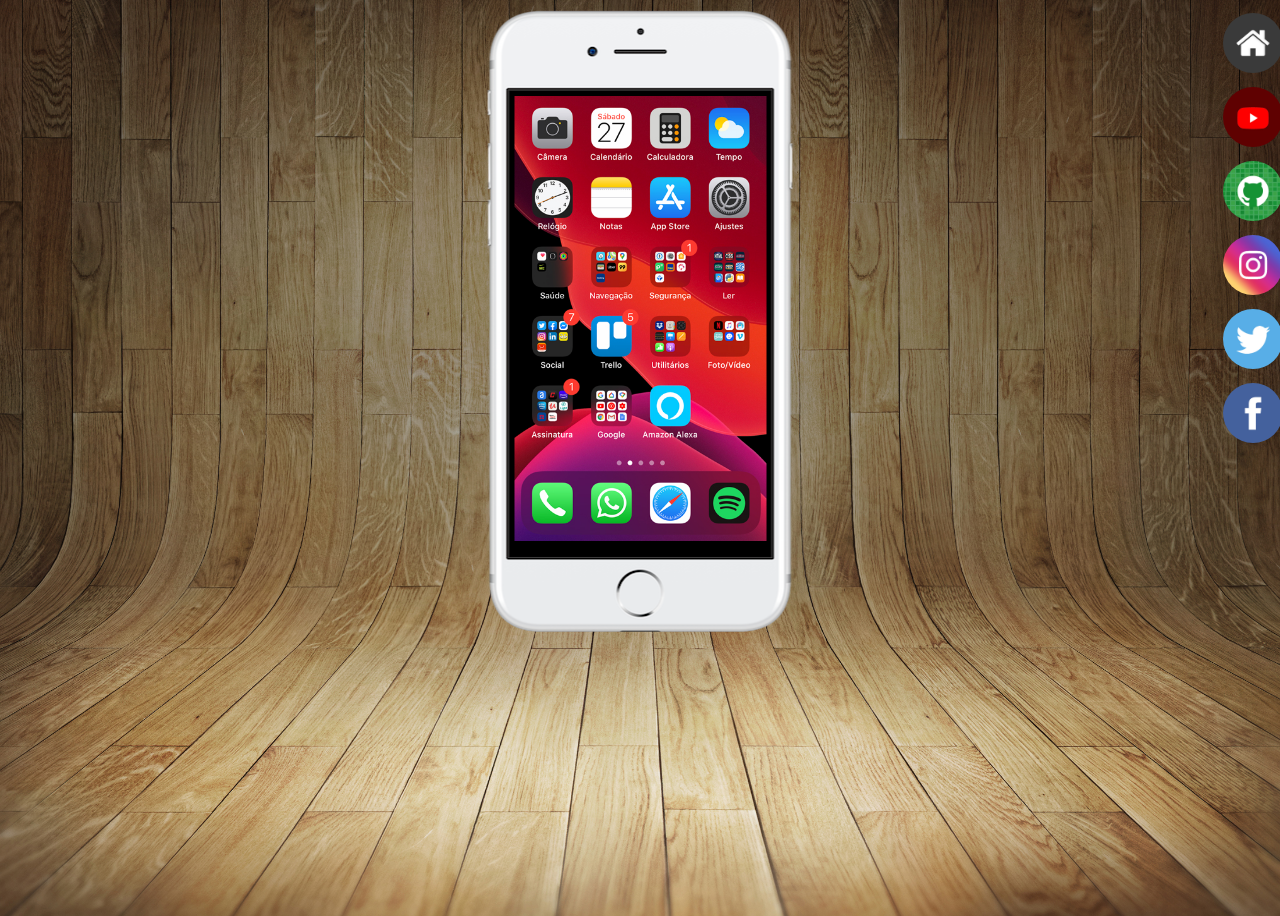
<file: index.html>
<!DOCTYPE html>
<html lang="pt-br">
<head>
    <meta charset="UTF-8">
    <meta http-equiv="X-UA-Compatible" content="IE=edge">
    <meta name="viewport" content="width=device-width, initial-scale=1.0">
    <title>redes sociais</title>
    <link rel="shortcut icon" href="pacote-d013/favicon.ico" type="image/x-icon">
    <style>
        body{
            background-image: url(pacote-d013/imagens/fundo-madeira.jpg);
            background-size: cover;
            height: 100vh;
            width: 100vw;
            background-position: center center;
            display: flex;           
        }
        .celular{
            position: absolute;
            left: 50%;
            transform: translate(-50%);           
        }       
       
        iframe{
            position: absolute;
            left: 50%;
            transform: translate(-50%);
            margin-top: 80px;                     
        }
        .botoes{
            display: block;
            width: 100vw;
            text-align: right;
        }
        .botoes img{     
            width: 60px;
            border-radius: 50%;
            text-align: right;
            box-sizing: border-box;
            margin: 5px;
            transition: transform .5s, border .3s;    
        }
        .botoes img:hover{
            border: 4px solid white;
            transform: translate(-2px, -2px);
                   
        }  
       
    </style>
</head>
<body>
    <main>
        <section class="celular"><img src="pacote-d013/imagens/frame-iphone.png" alt="" class="iphone">
            <iframe src="telahome.html" frameborder="0" width="268px" height="470px" name="tela"></iframe>
        </section>
        <section class="botoes">
            <a href="telahome.html" target="tela" ><img src="pacote-d013/imagens/logo-home.jpg" alt=""></a><br>
            <a href="telayoutube.html" target="tela" ><img src="pacote-d013/imagens/logo-youtube.jpg" alt=""></a><br>
            <a href="telagithub.html" target="tela"><img src="pacote-d013/imagens/logo-github.jpg" alt=""></a><br>
            <a href="telainstagram.html" target="tela"><img src="pacote-d013/imagens/logo-instagram.jpg" alt=""></a><br>
            <a href="telatwitter.html" target="tela"><img src="pacote-d013/imagens/logo-twitter.jpg" alt=""></a><br>
            <a href="telafacebook.html" target="tela"><img src="pacote-d013/imagens/logo-facebook.jpg" alt=""></a>
        
        </section>
    </main>
    

    
</body>
</html>
</file>
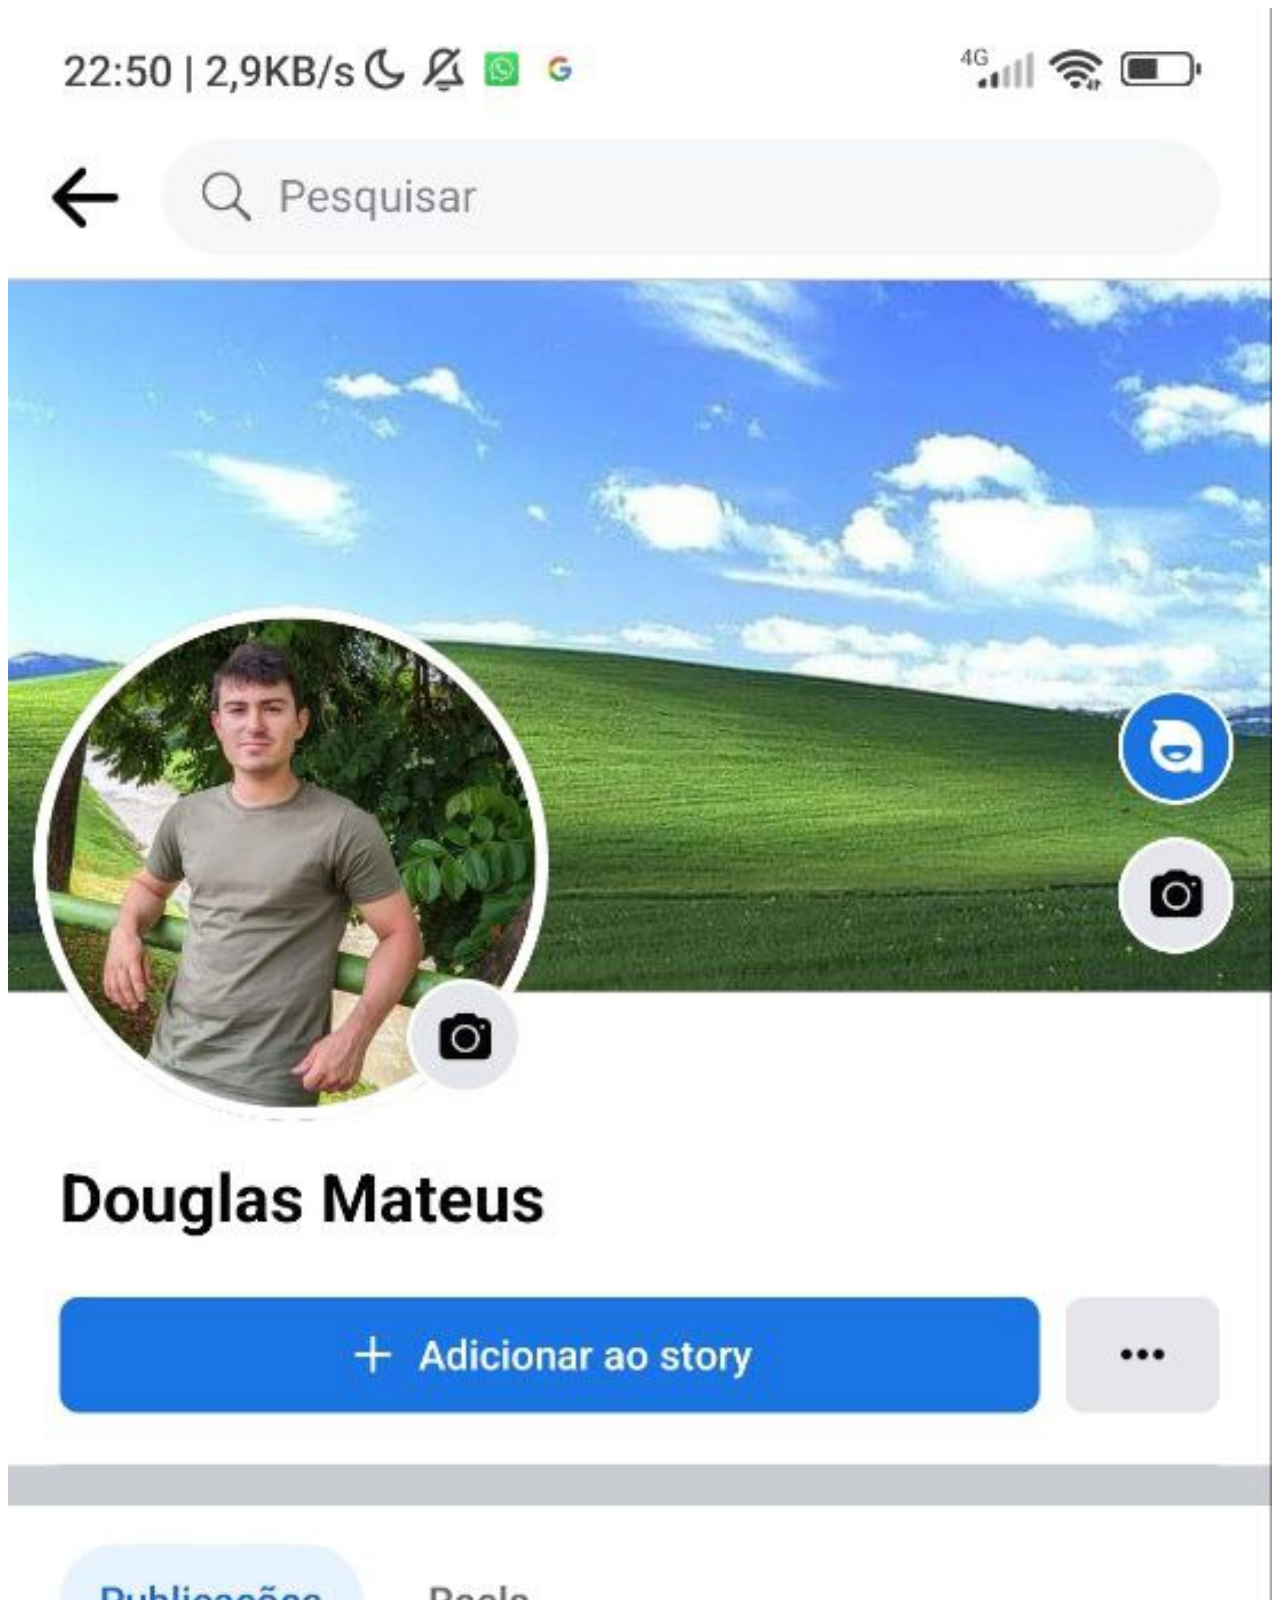
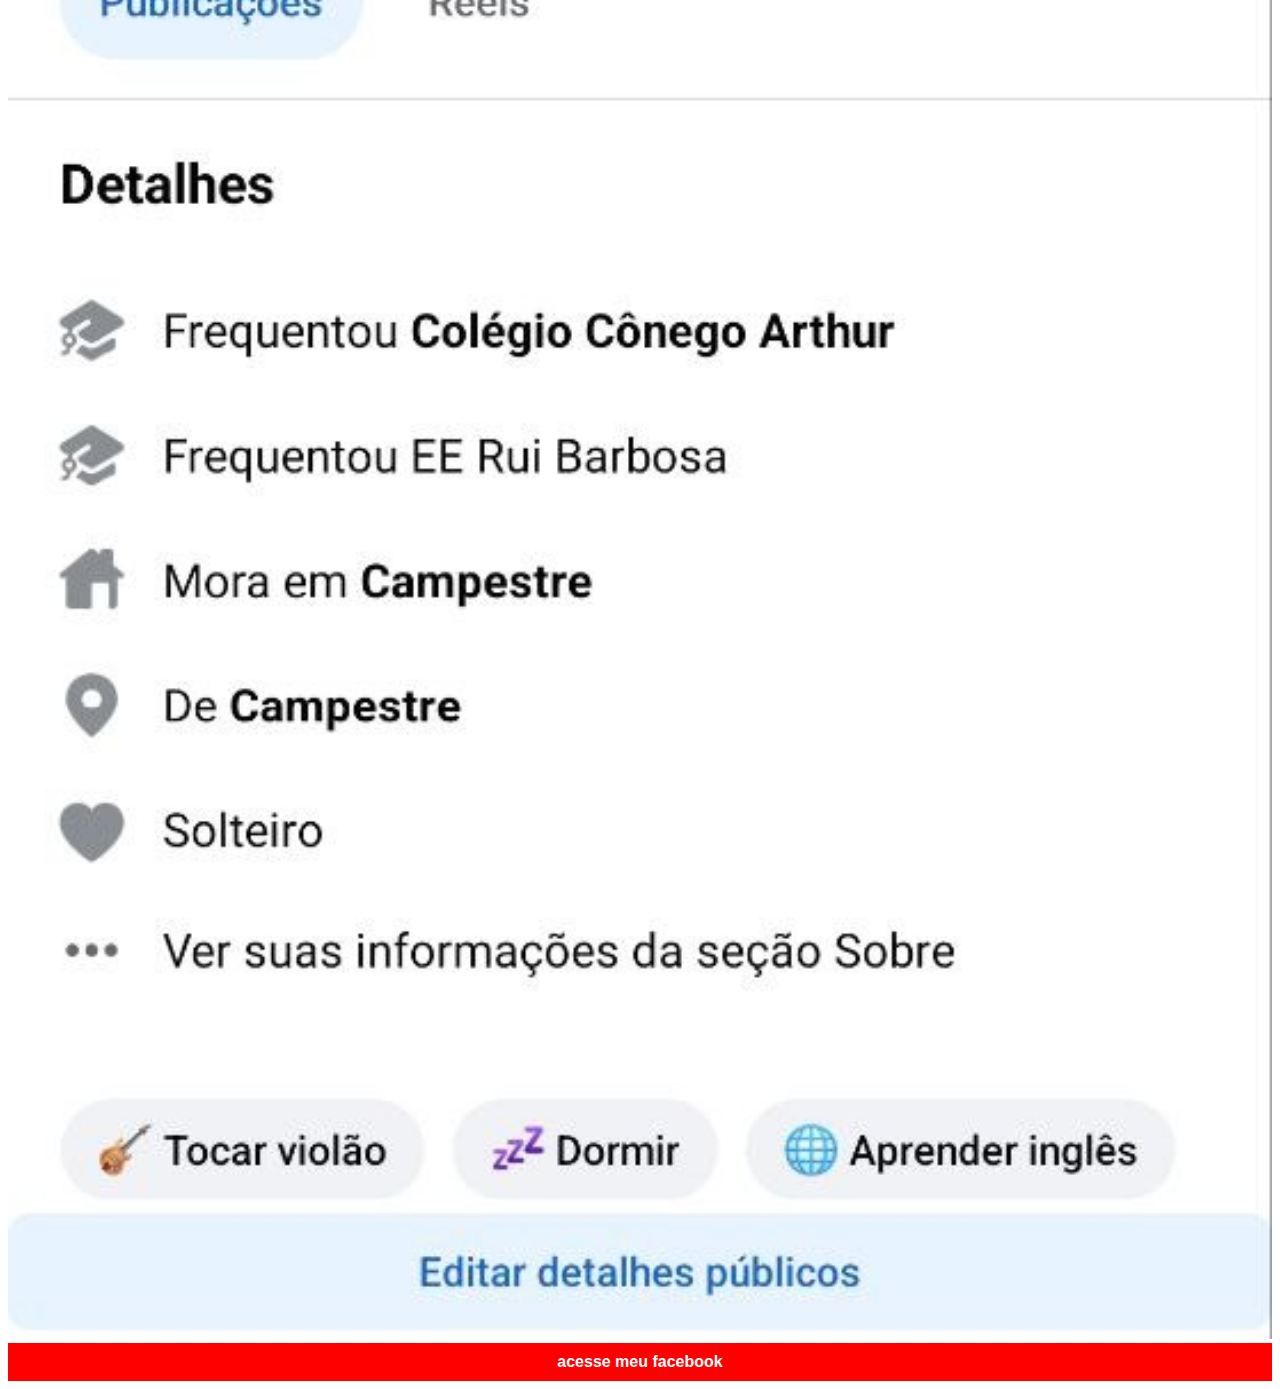
<file: telafacebook.html>
<!DOCTYPE html>
<html lang="en">
<head>
    <meta charset="UTF-8">
    <meta http-equiv="X-UA-Compatible" content="IE=edge">
    <meta name="viewport" content="width=device-width, initial-scale=1.0">
    <title>Document</title>
    <link rel="stylesheet" href="style.css">
</head>
<body>
    <img src="pacote-d013/imagens/meufacebook.jpg" alt="">
    <a href="https://facebook.com/douglas.mateusfranco" class="lfooter" target="_blank"> acesse meu facebook</a> 
</body>
</html>
</file>
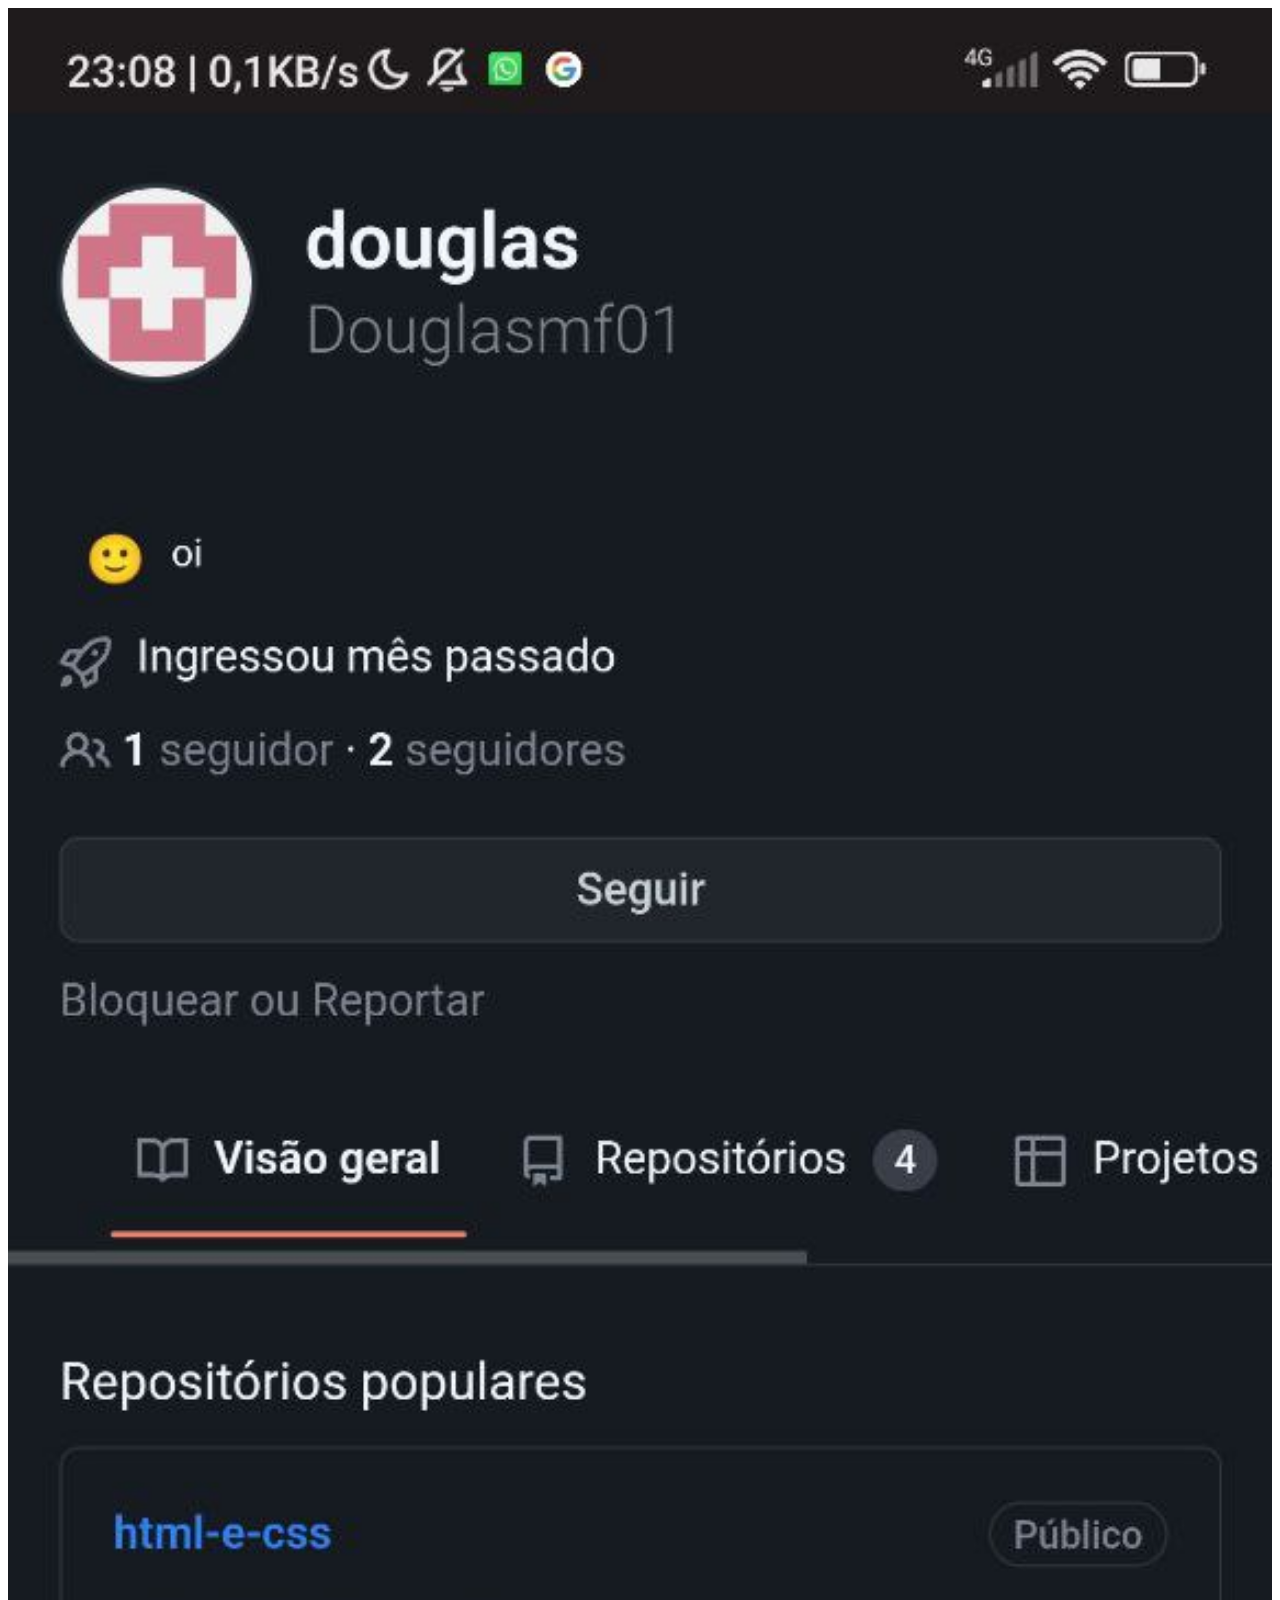
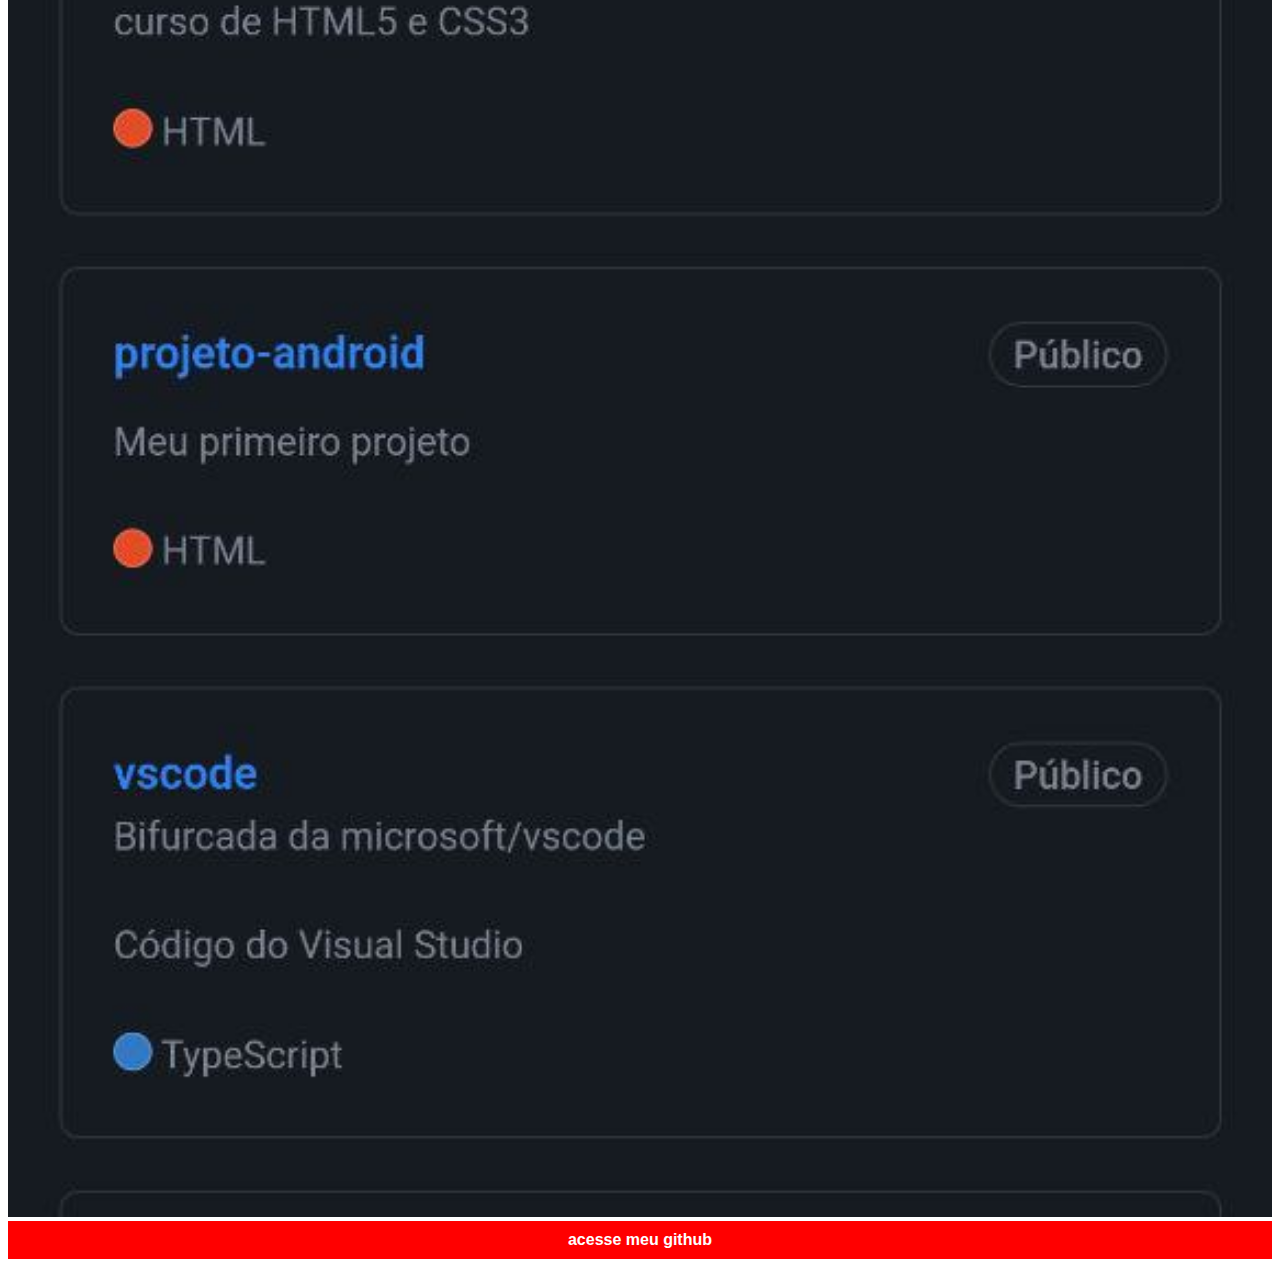
<file: telagithub.html>
<!DOCTYPE html>
<html lang="en">
<head>
    <meta charset="UTF-8">
    <meta http-equiv="X-UA-Compatible" content="IE=edge">
    <meta name="viewport" content="width=device-width, initial-scale=1.0">
    <title>Document</title>
    <link rel="stylesheet" href="style.css">
</head>
<body>
    <img src="pacote-d013/imagens/meugithub.jpg" alt="">
    <a href="https://www.github.io/douglasmf01" target="_blank" class="lfooter"> acesse meu github</a> 
</body>
</html>
</file>
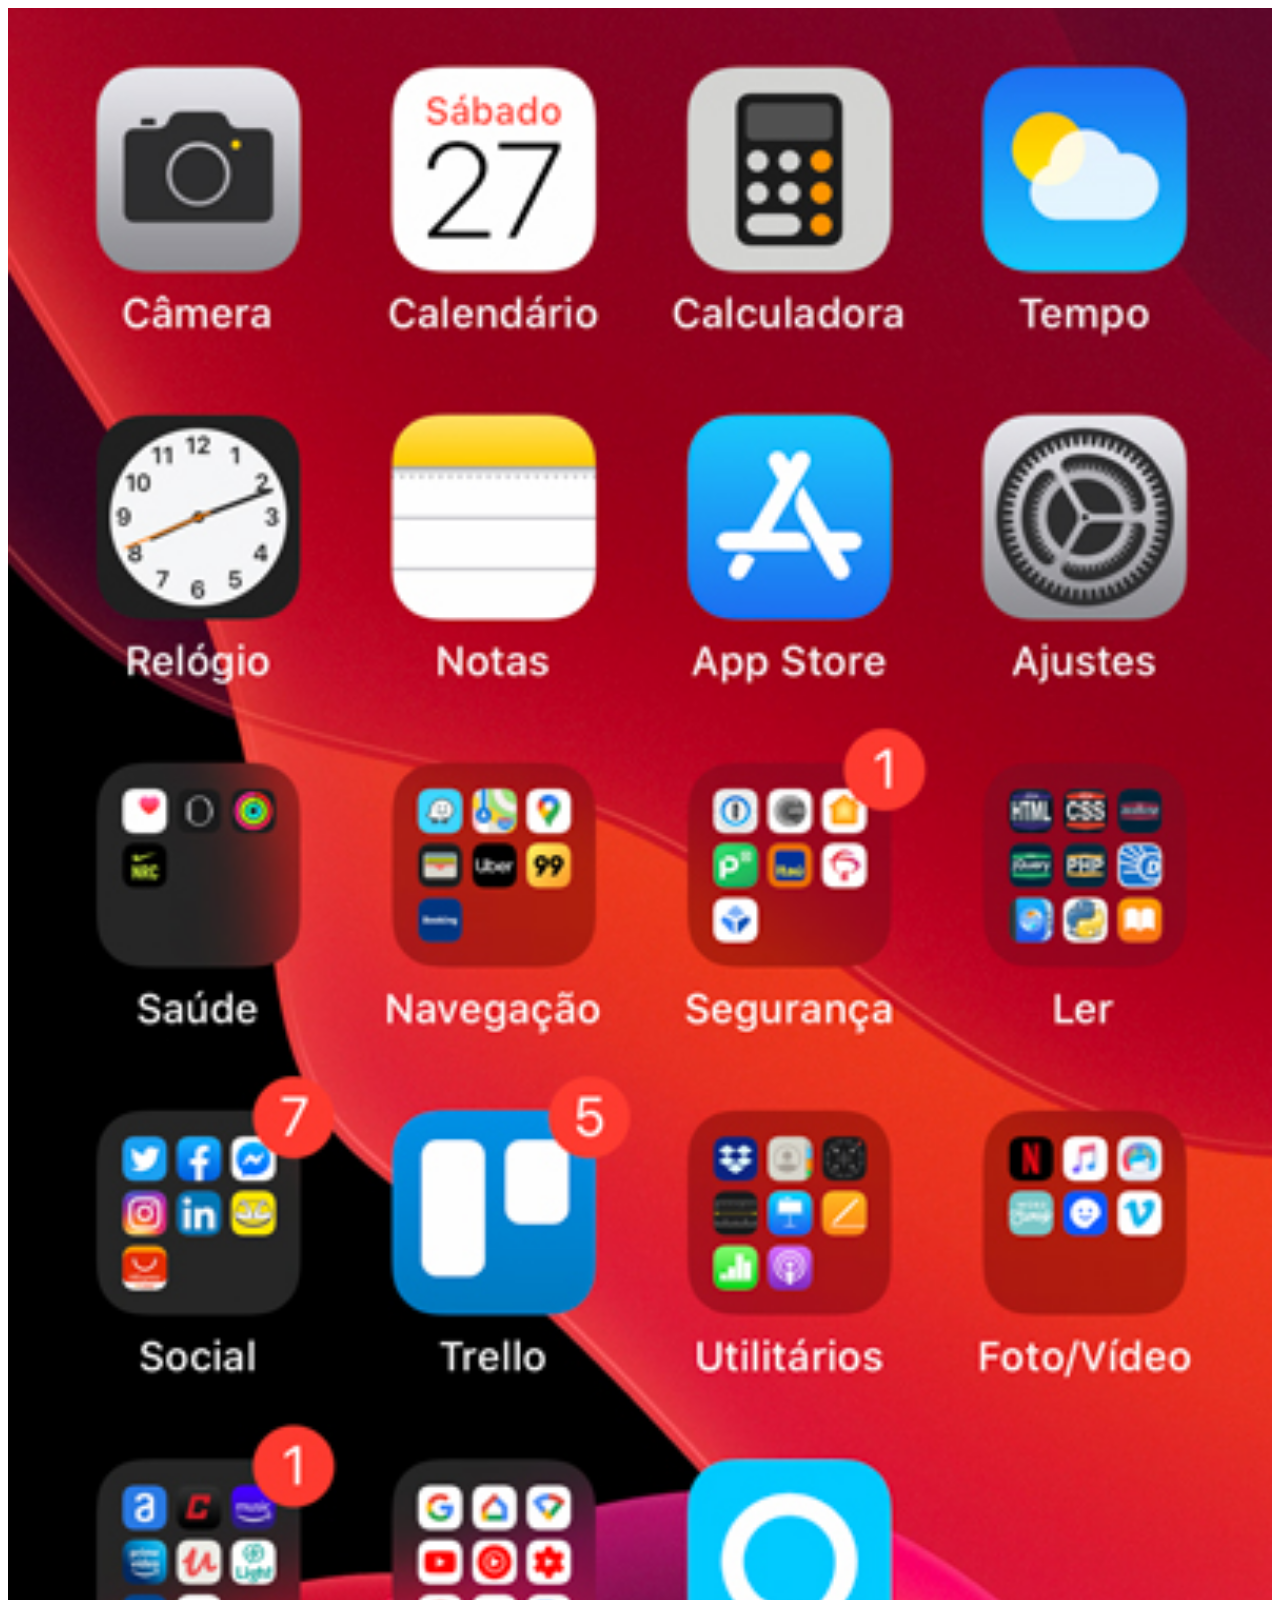
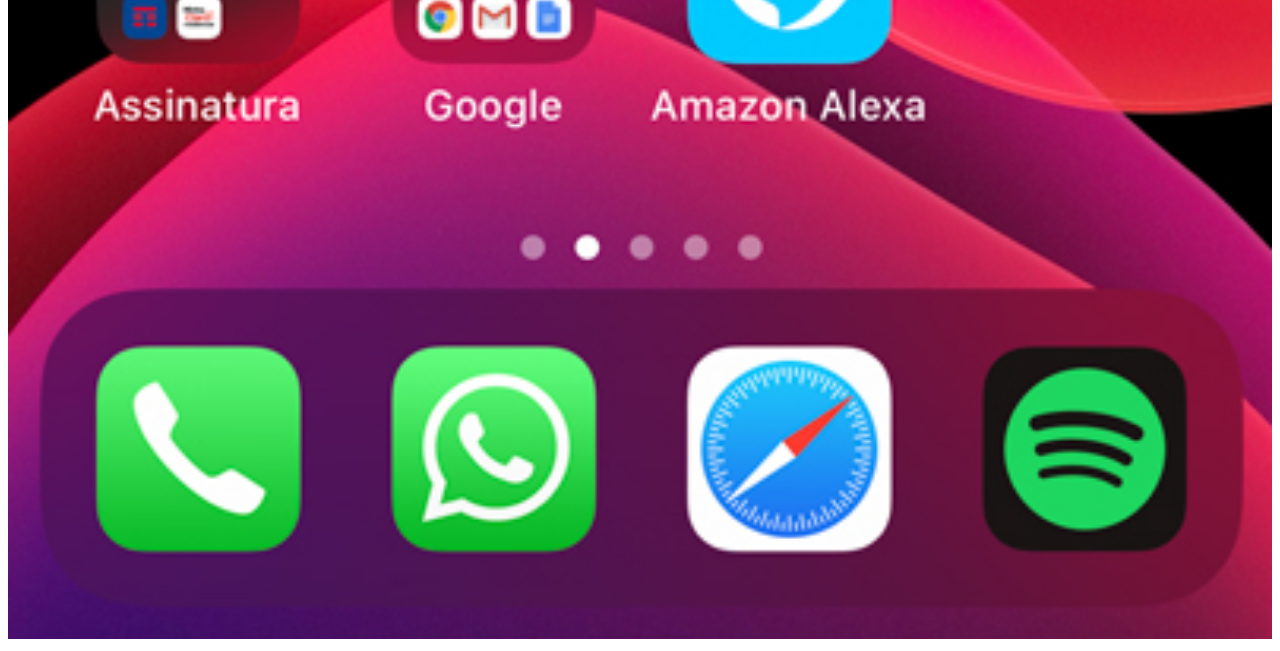
<file: telahome.html>
<!DOCTYPE html>
<html lang="en">
<head>
    <meta charset="UTF-8">
    <meta http-equiv="X-UA-Compatible" content="IE=edge">
    <meta name="viewport" content="width=device-width, initial-scale=1.0">
    <title>Document</title>
    <link rel="stylesheet" href="style.css">
</head>
<body>
    <img src="pacote-d013/imagens/tela-home.jpg" alt="">
   
</body>
</html>
</file>
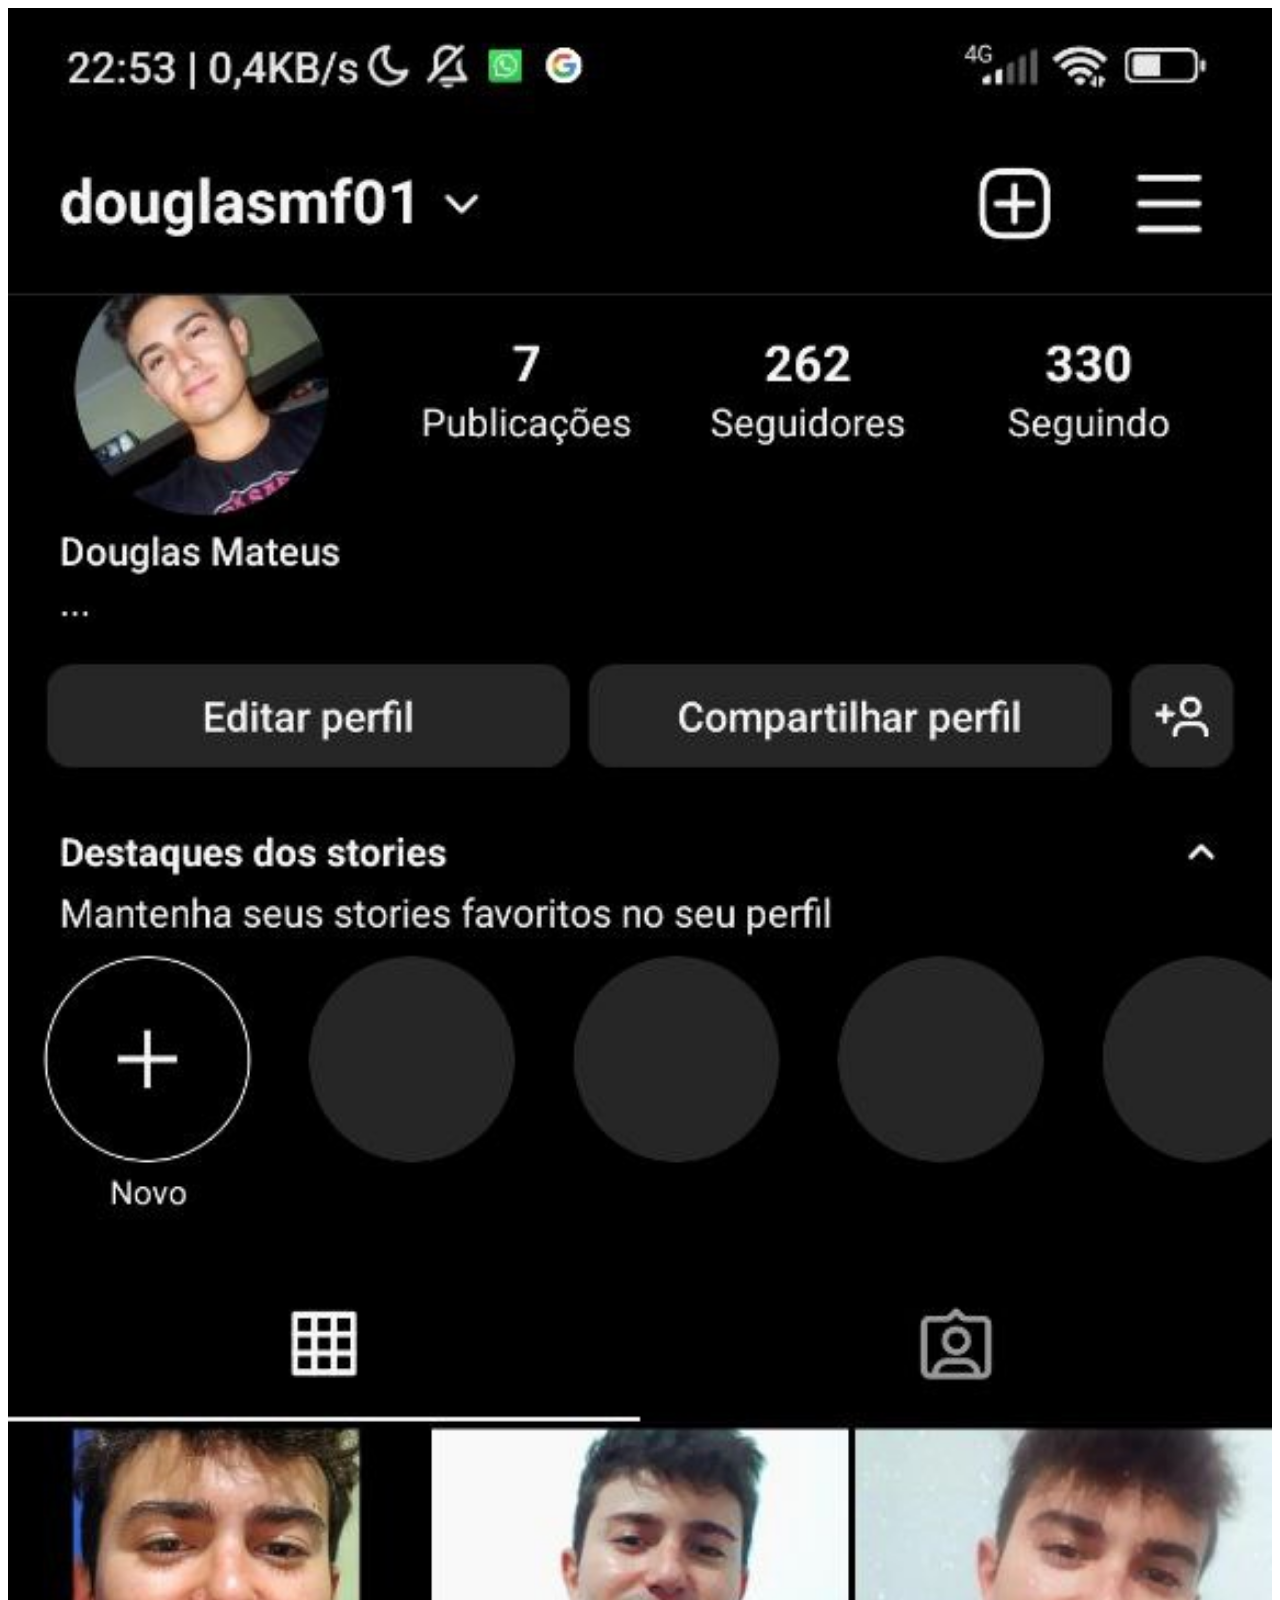
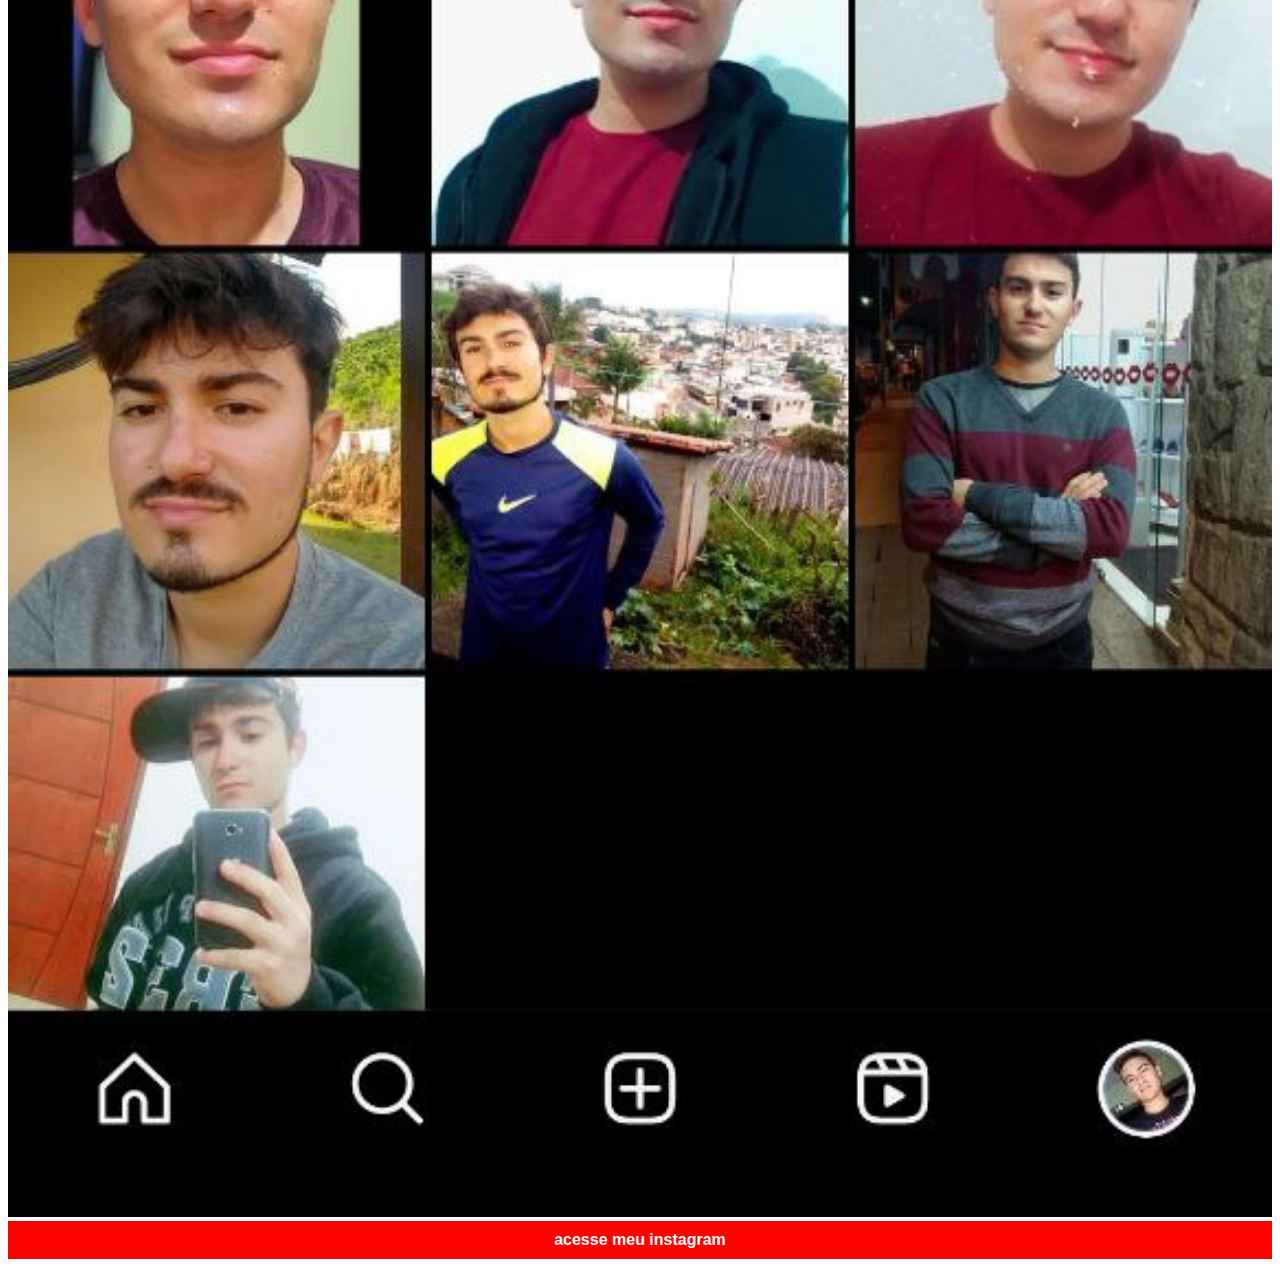
<file: telainstagram.html>
<!DOCTYPE html>
<html lang="en">
<head>
    <meta charset="UTF-8">
    <meta http-equiv="X-UA-Compatible" content="IE=edge">
    <meta name="viewport" content="width=device-width, initial-scale=1.0">
    <title>Document</title>
    <link rel="stylesheet" href="style.css">
</head>
<body>
    <img src="pacote-d013/imagens/meuinstagram.jpg" alt="">

    <a href="https://www.instagram.com/douglasmf01" target="_blank" class="lfooter"> acesse meu instagram</a> 
</body>
</html>
</file>
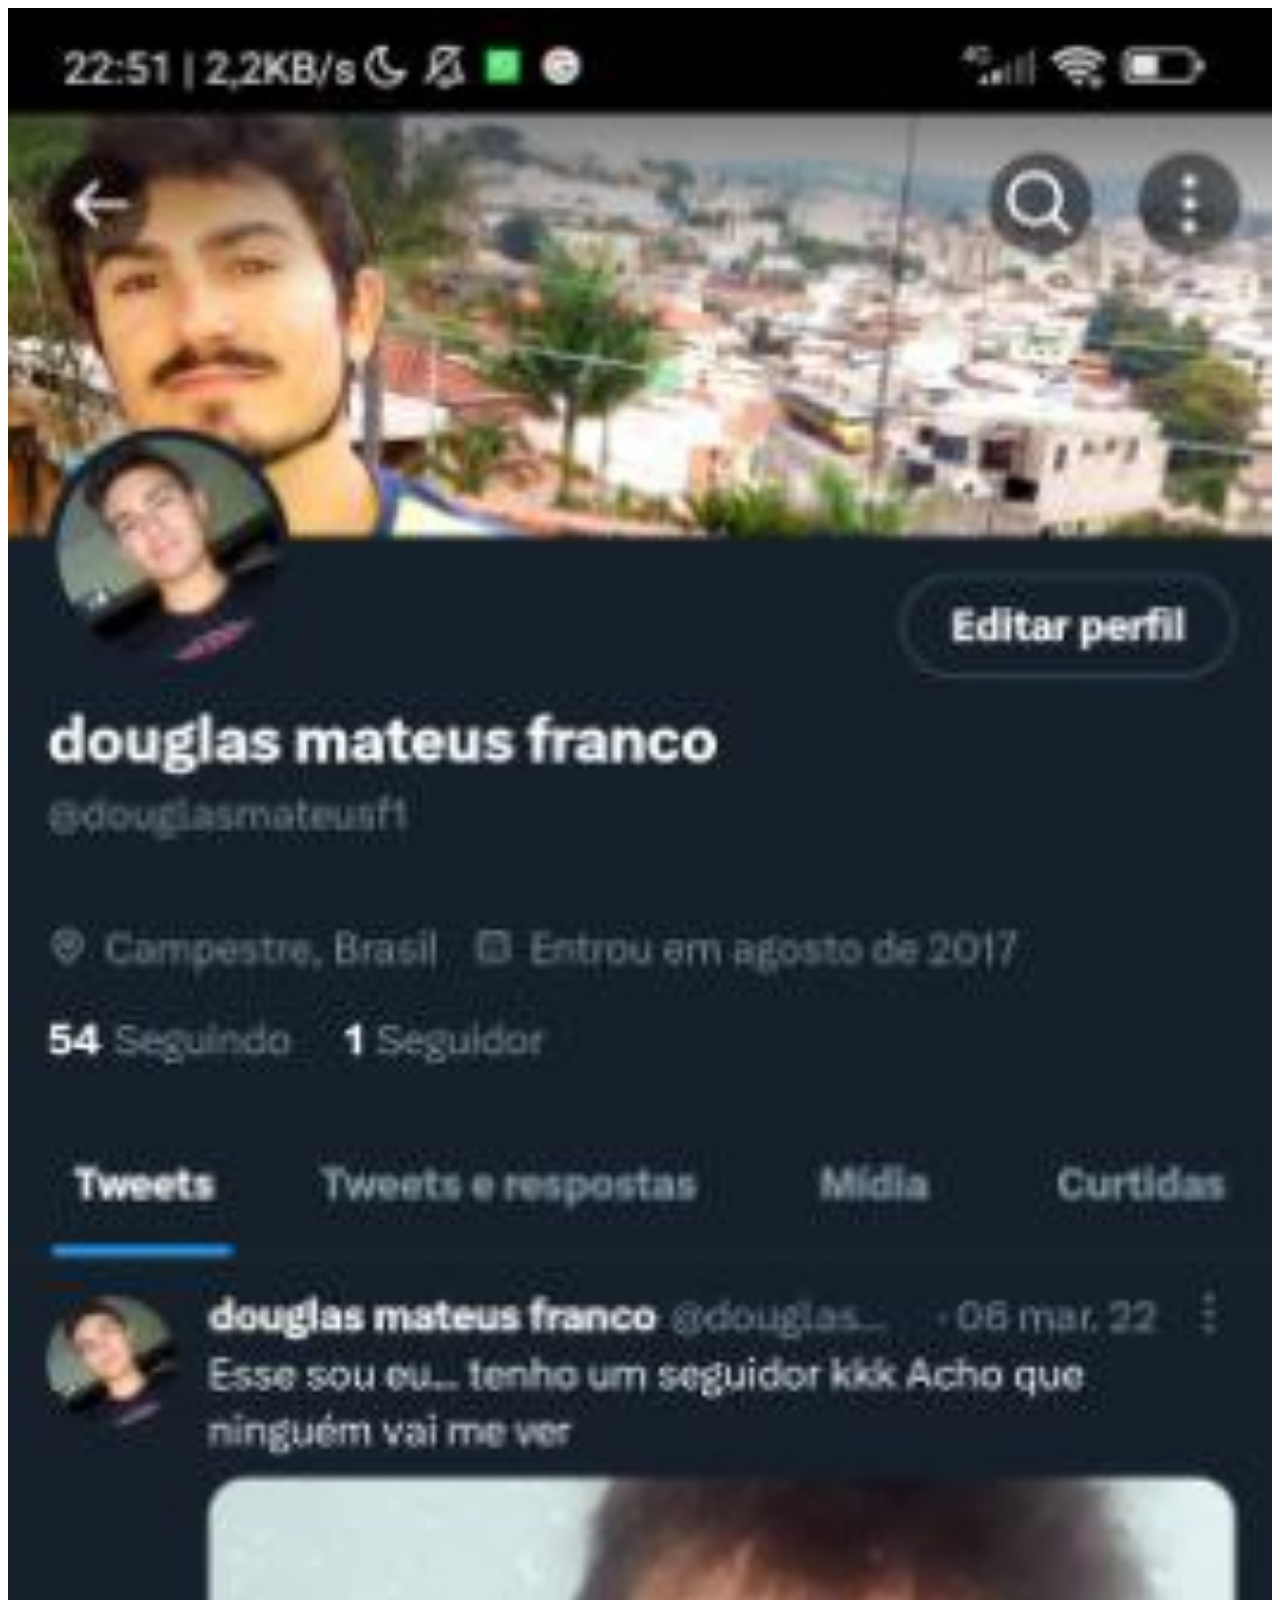
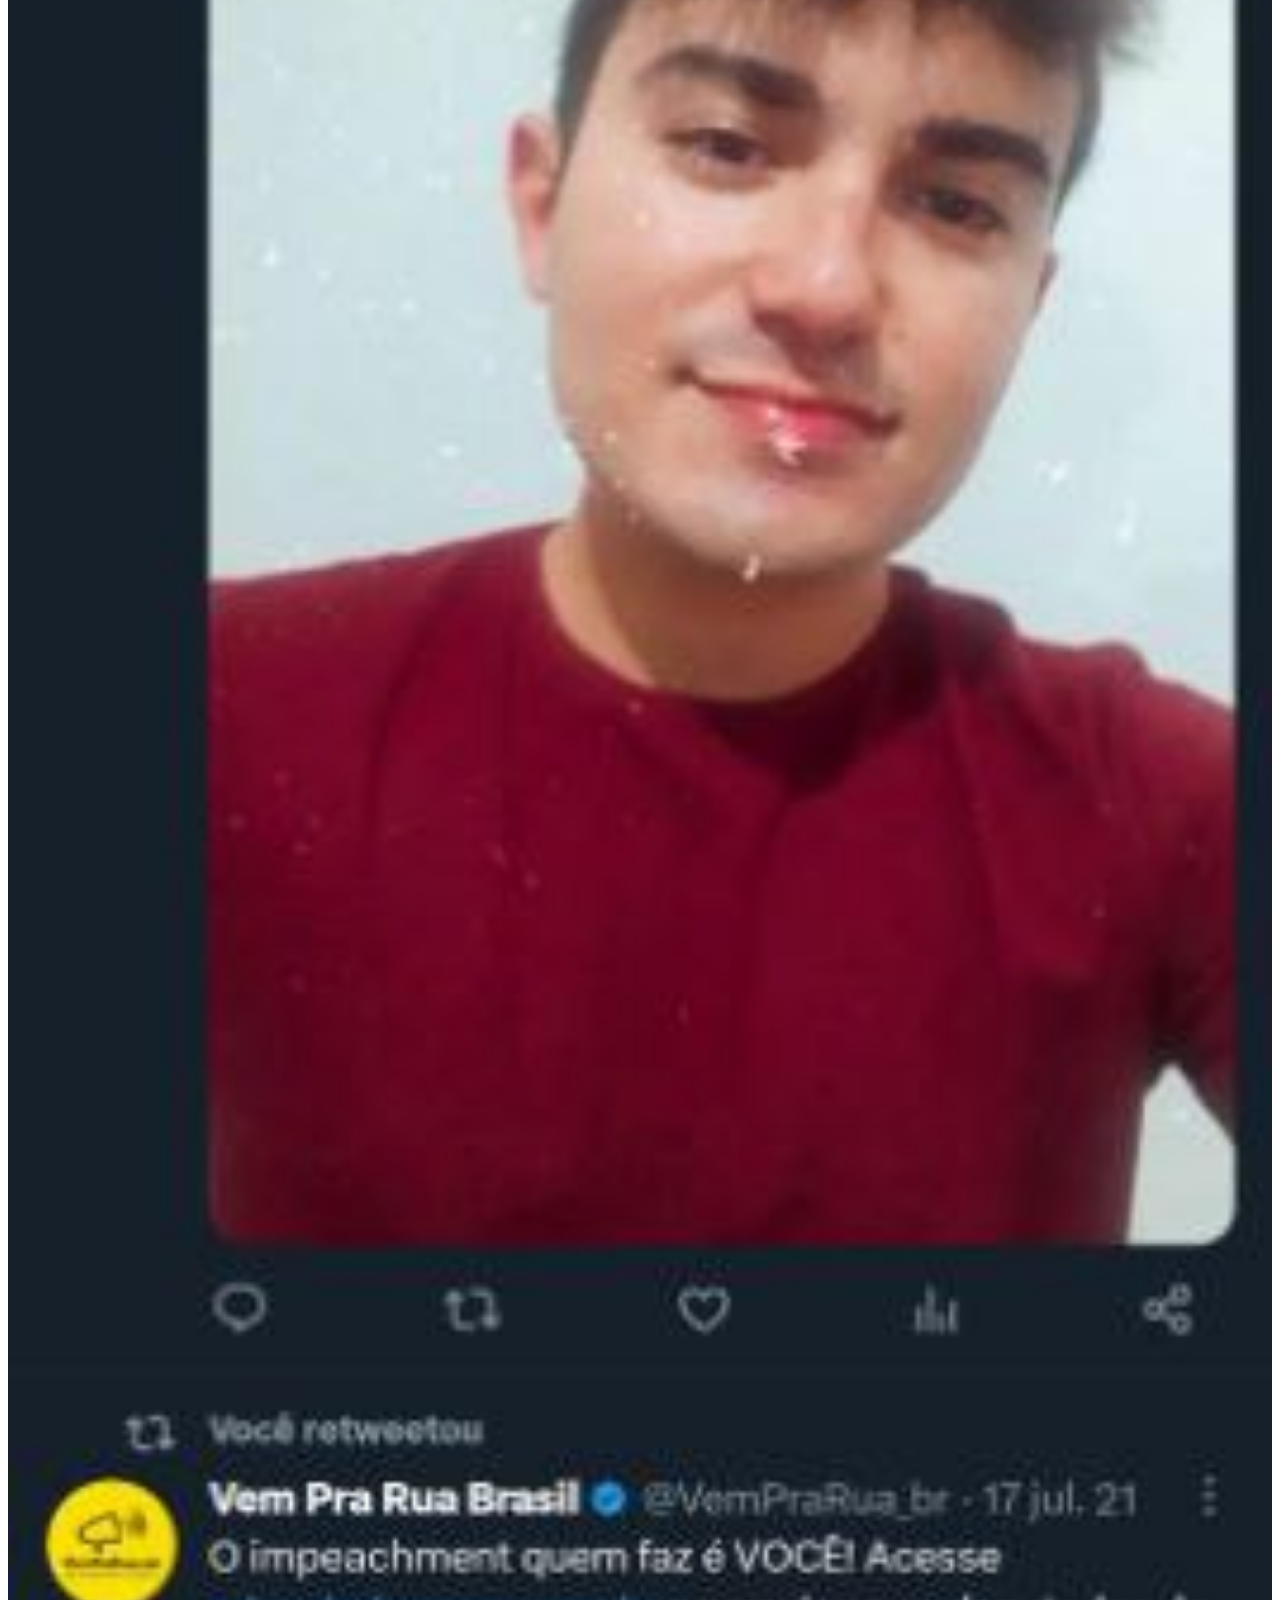
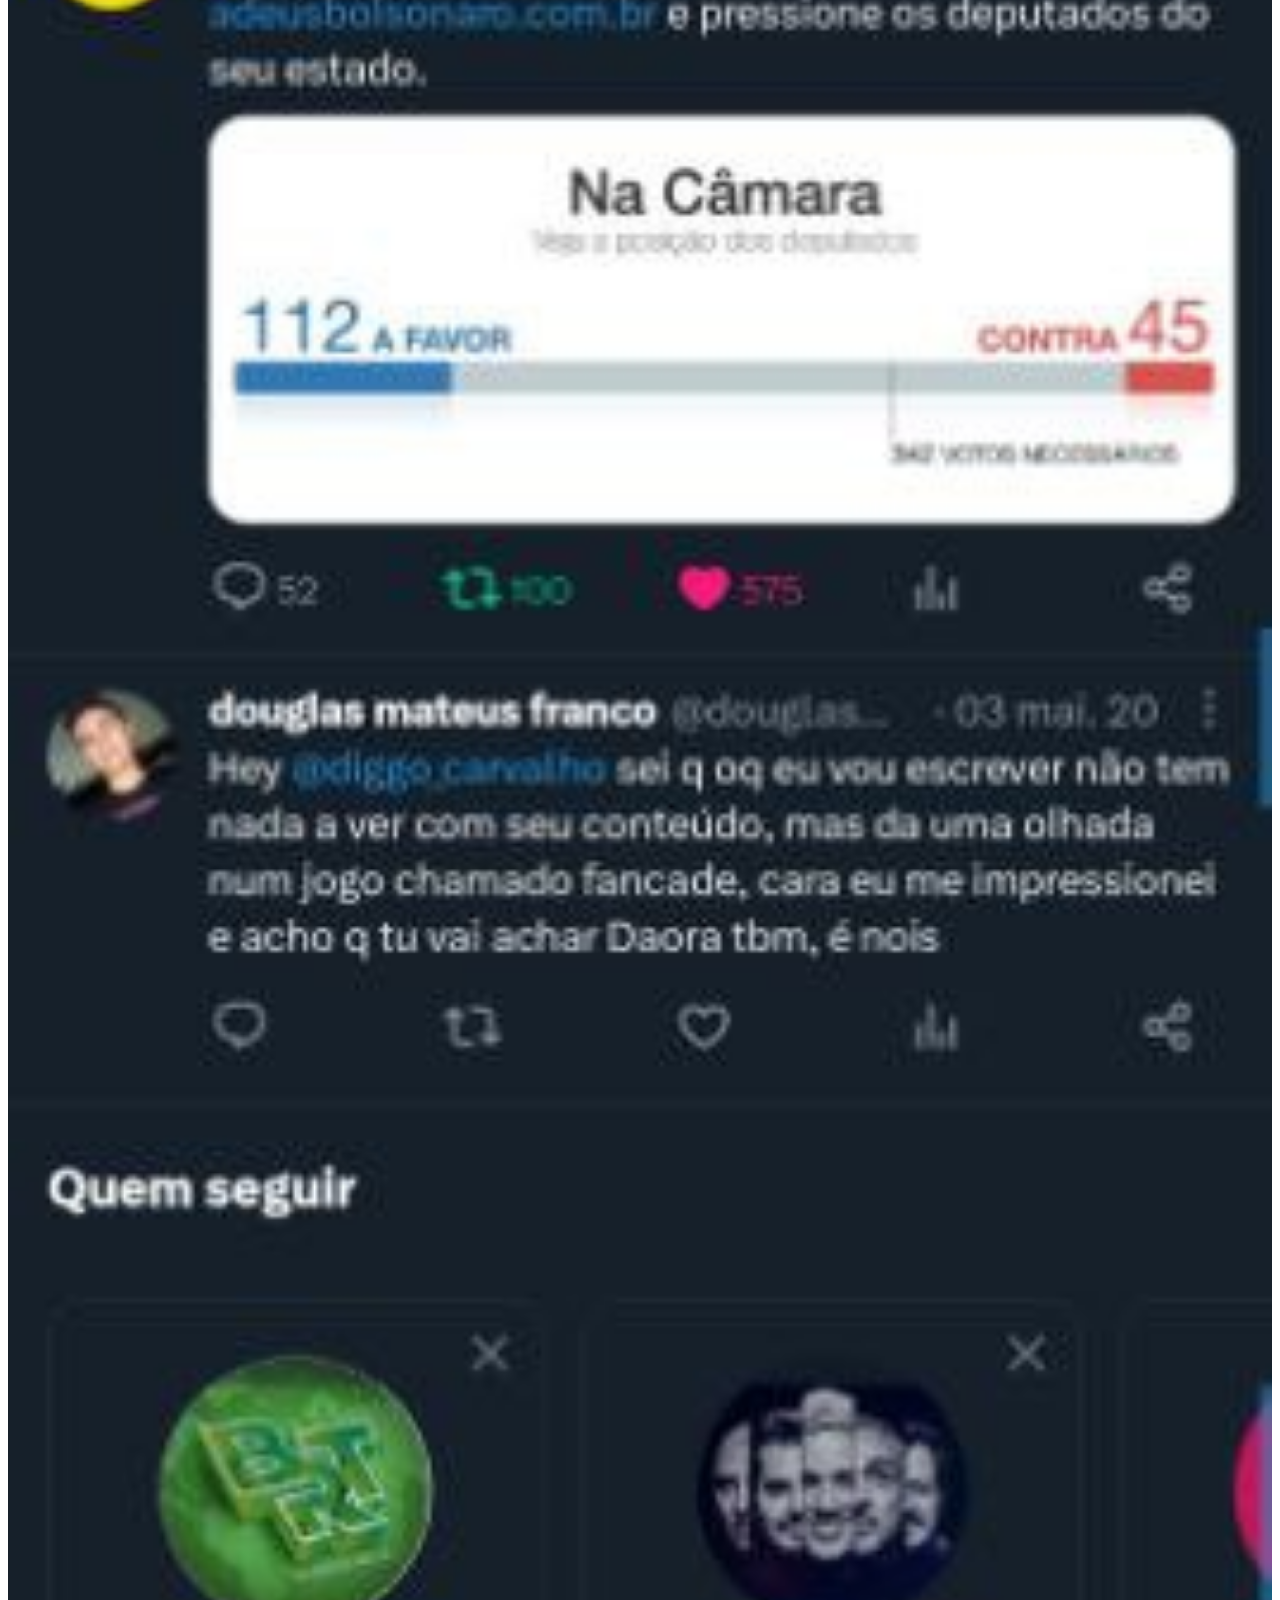
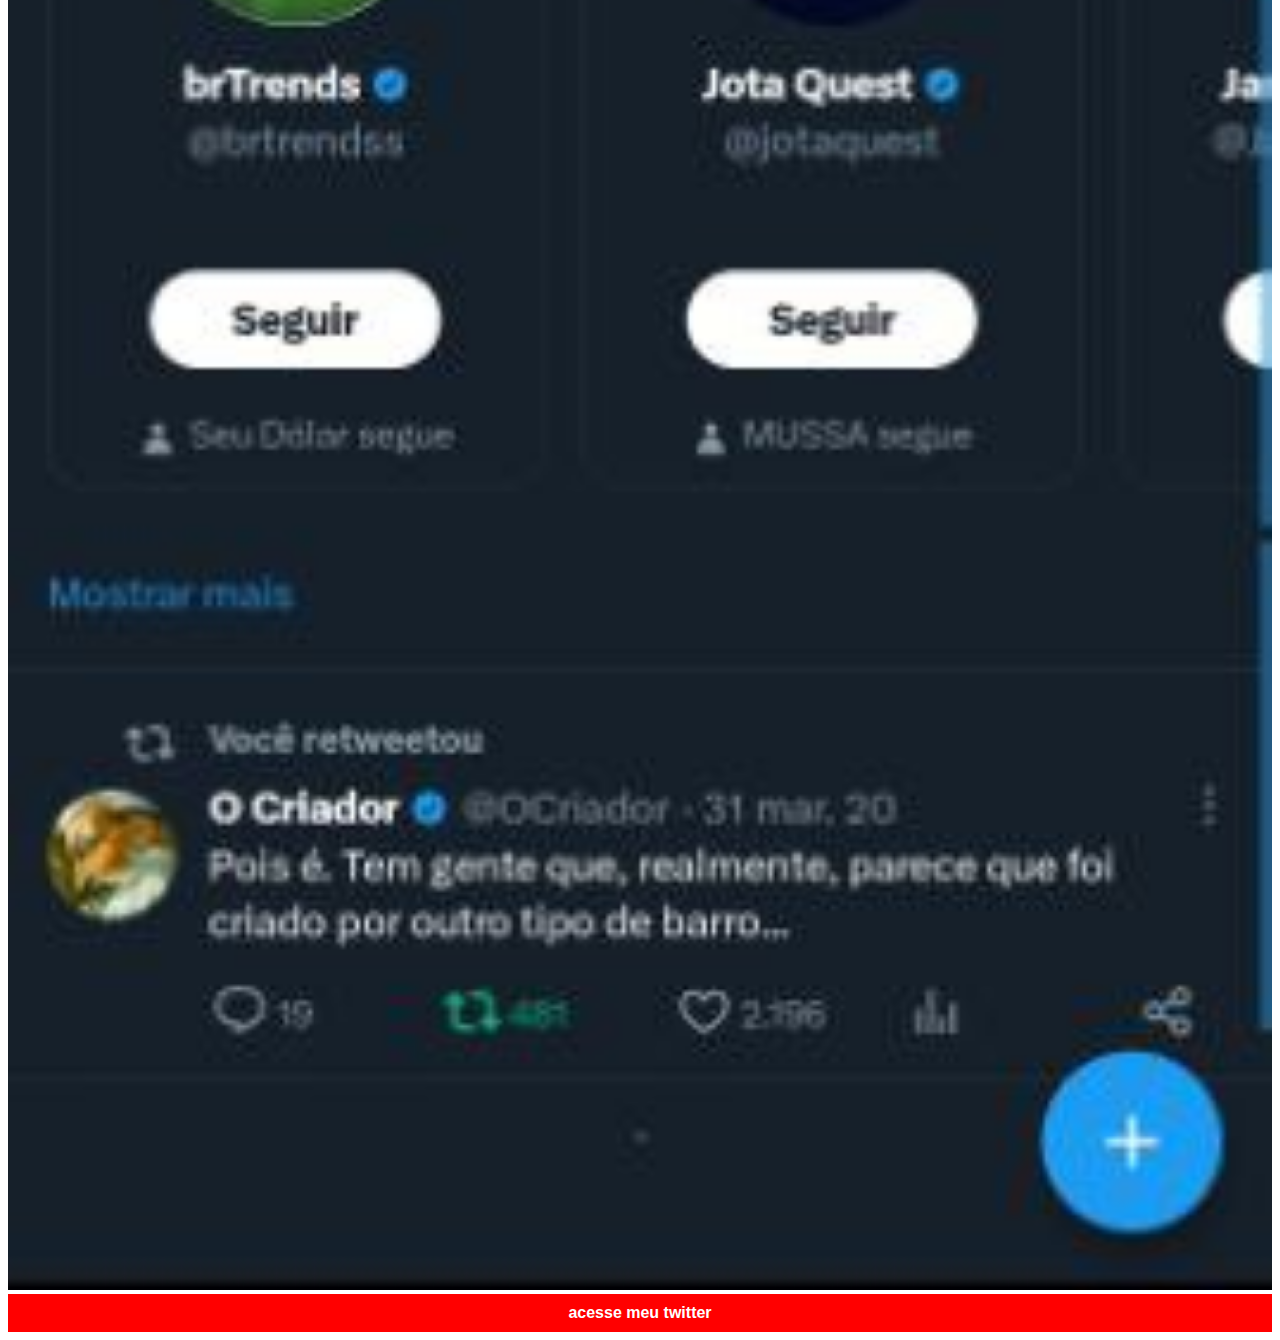
<file: telatwitter.html>
<!DOCTYPE html>
<html lang="en">
<head>
    <meta charset="UTF-8">
    <meta http-equiv="X-UA-Compatible" content="IE=edge">
    <meta name="viewport" content="width=device-width, initial-scale=1.0">
    <title>Document</title>
    <link rel="stylesheet" href="style.css">
    <style>
        
    </style>
</head>
<body>
    <img src="pacote-d013/imagens/meutwitter.jpg" alt="">

    <a href="" class="lfooter"> acesse meu twitter</a> 
       

</body>
</html>
</file>
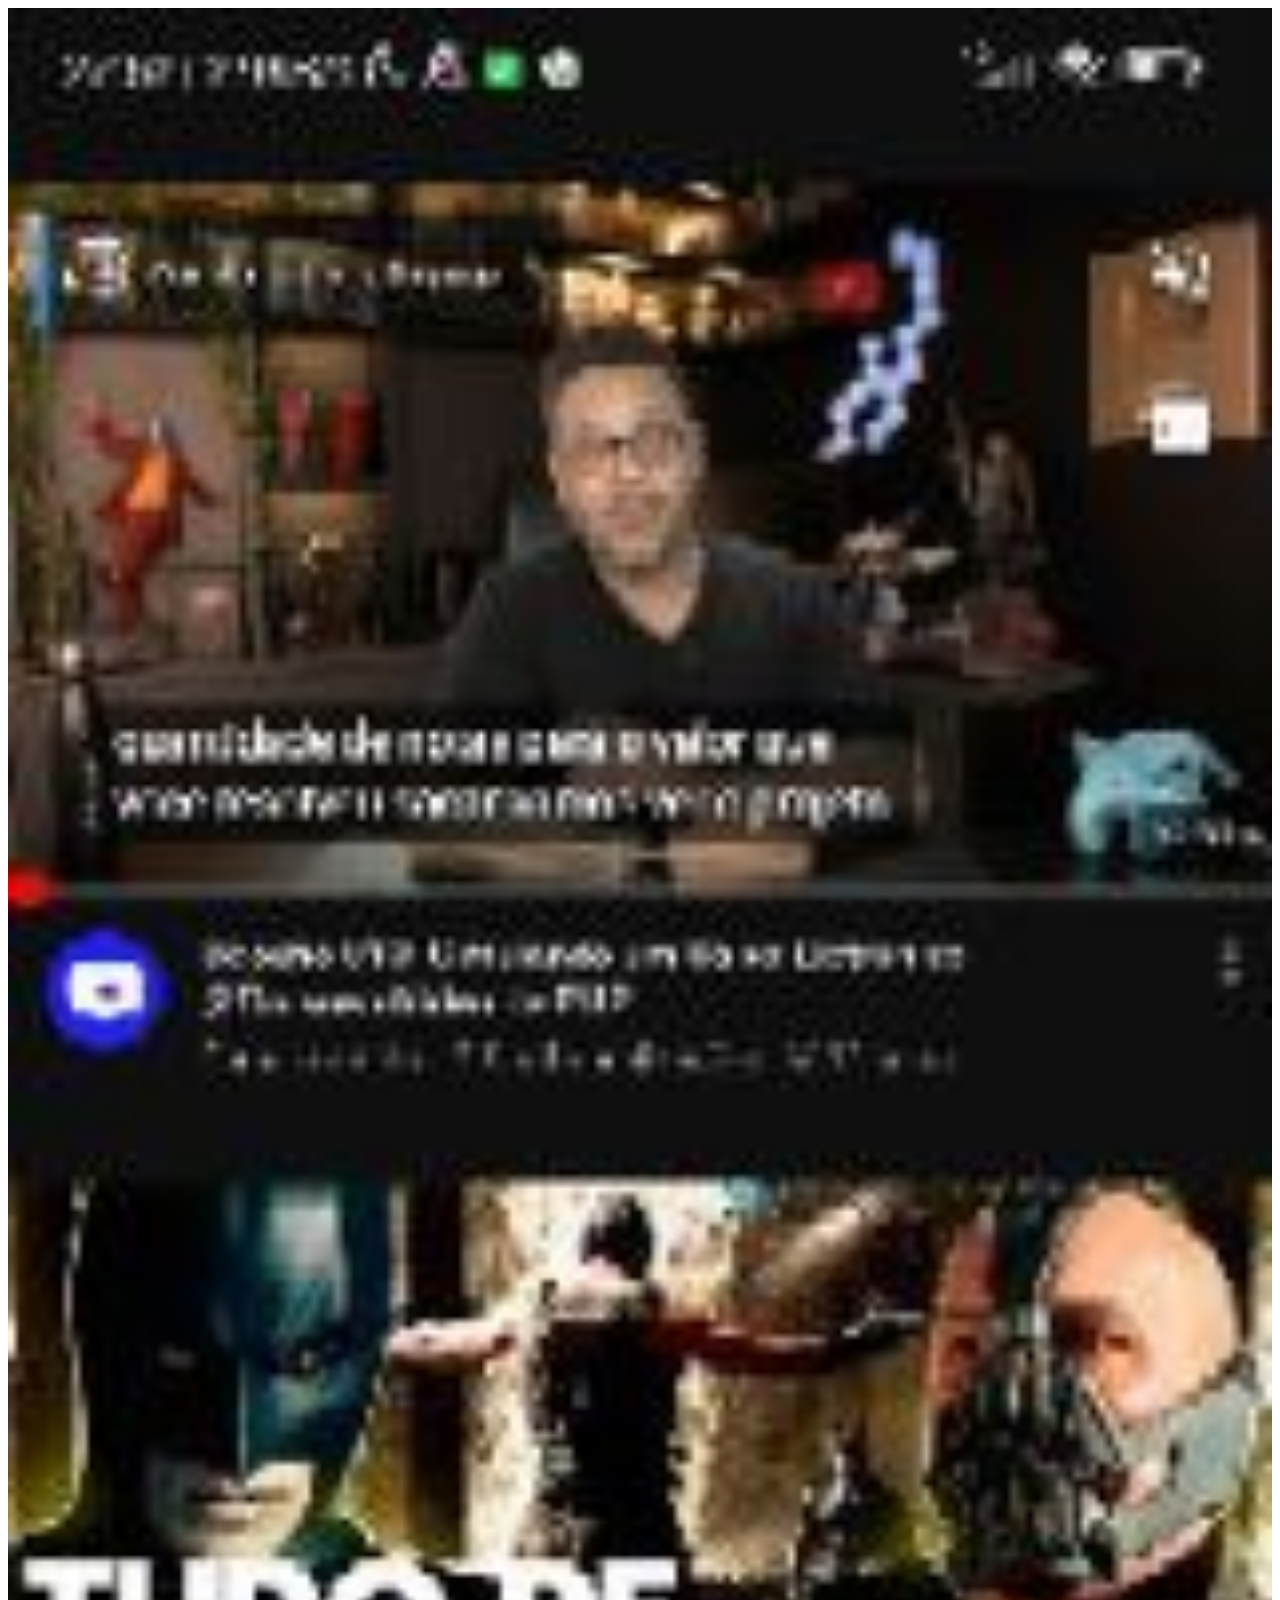
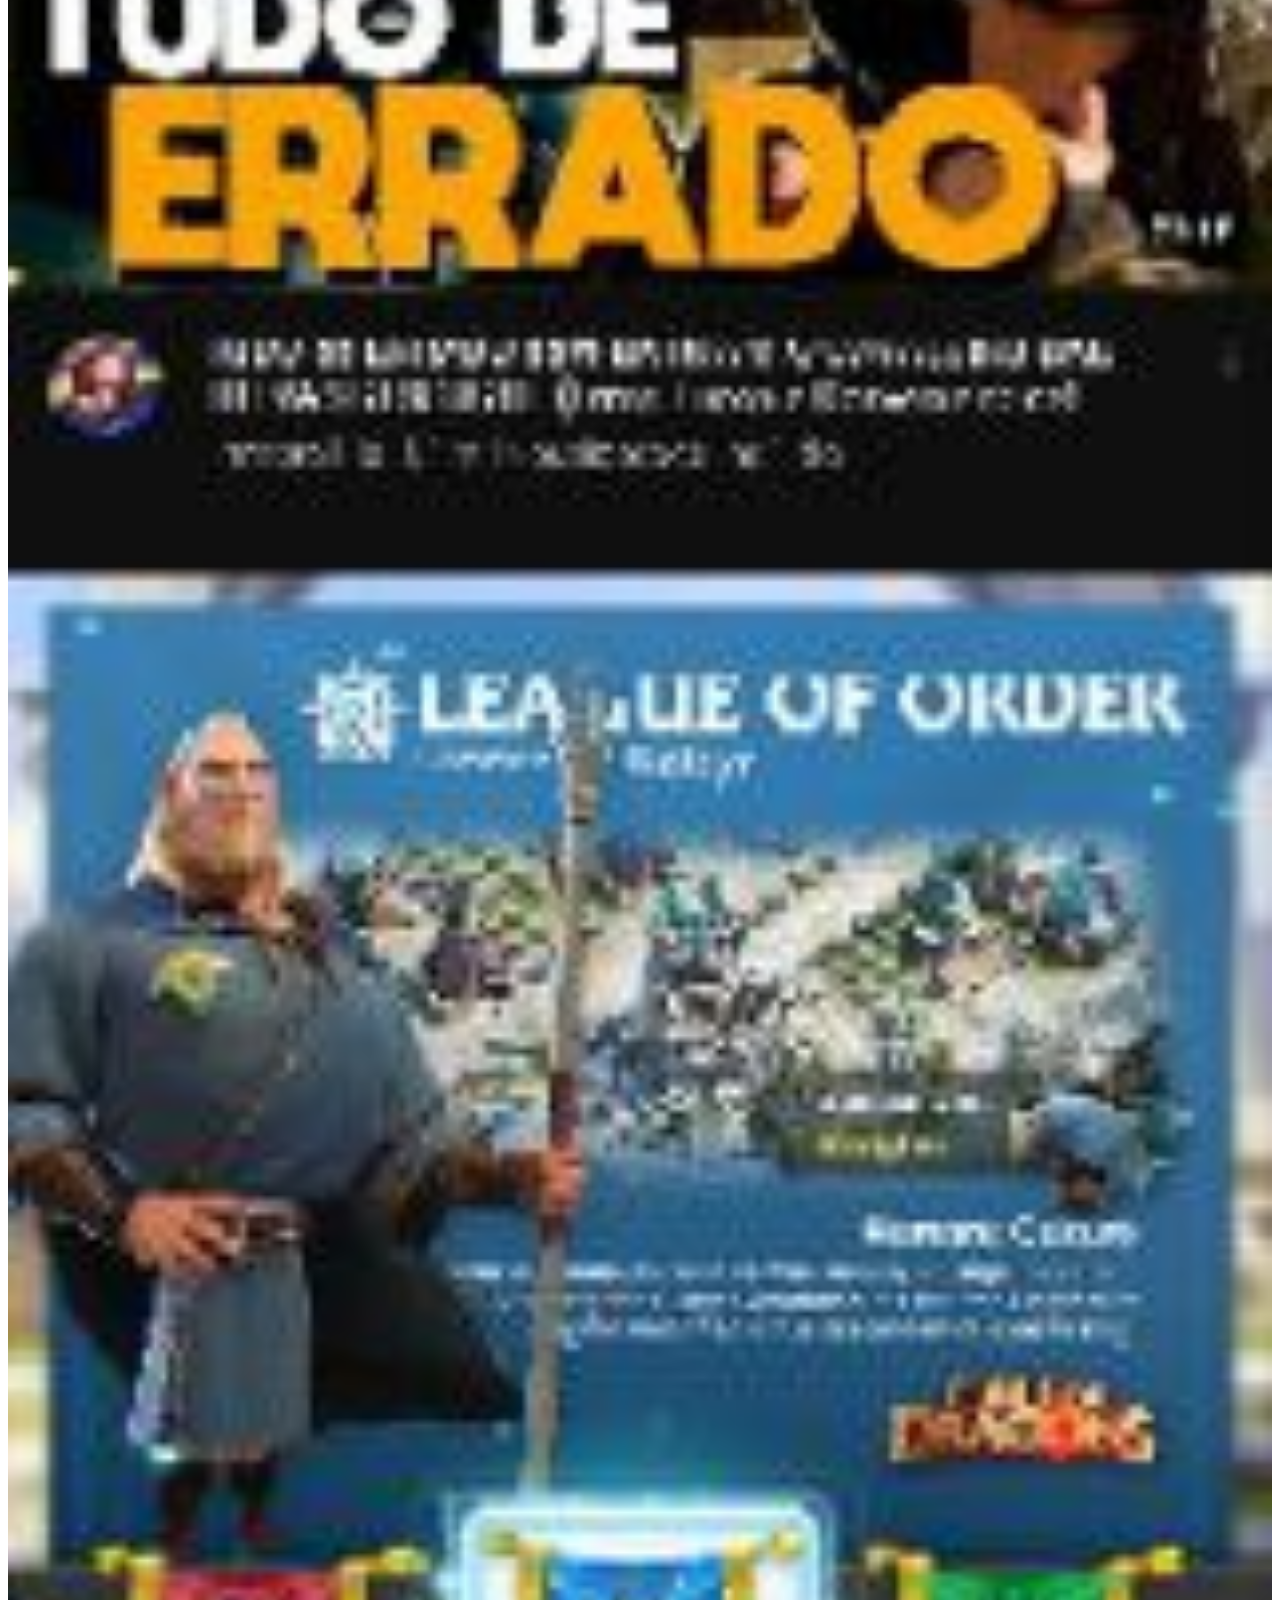
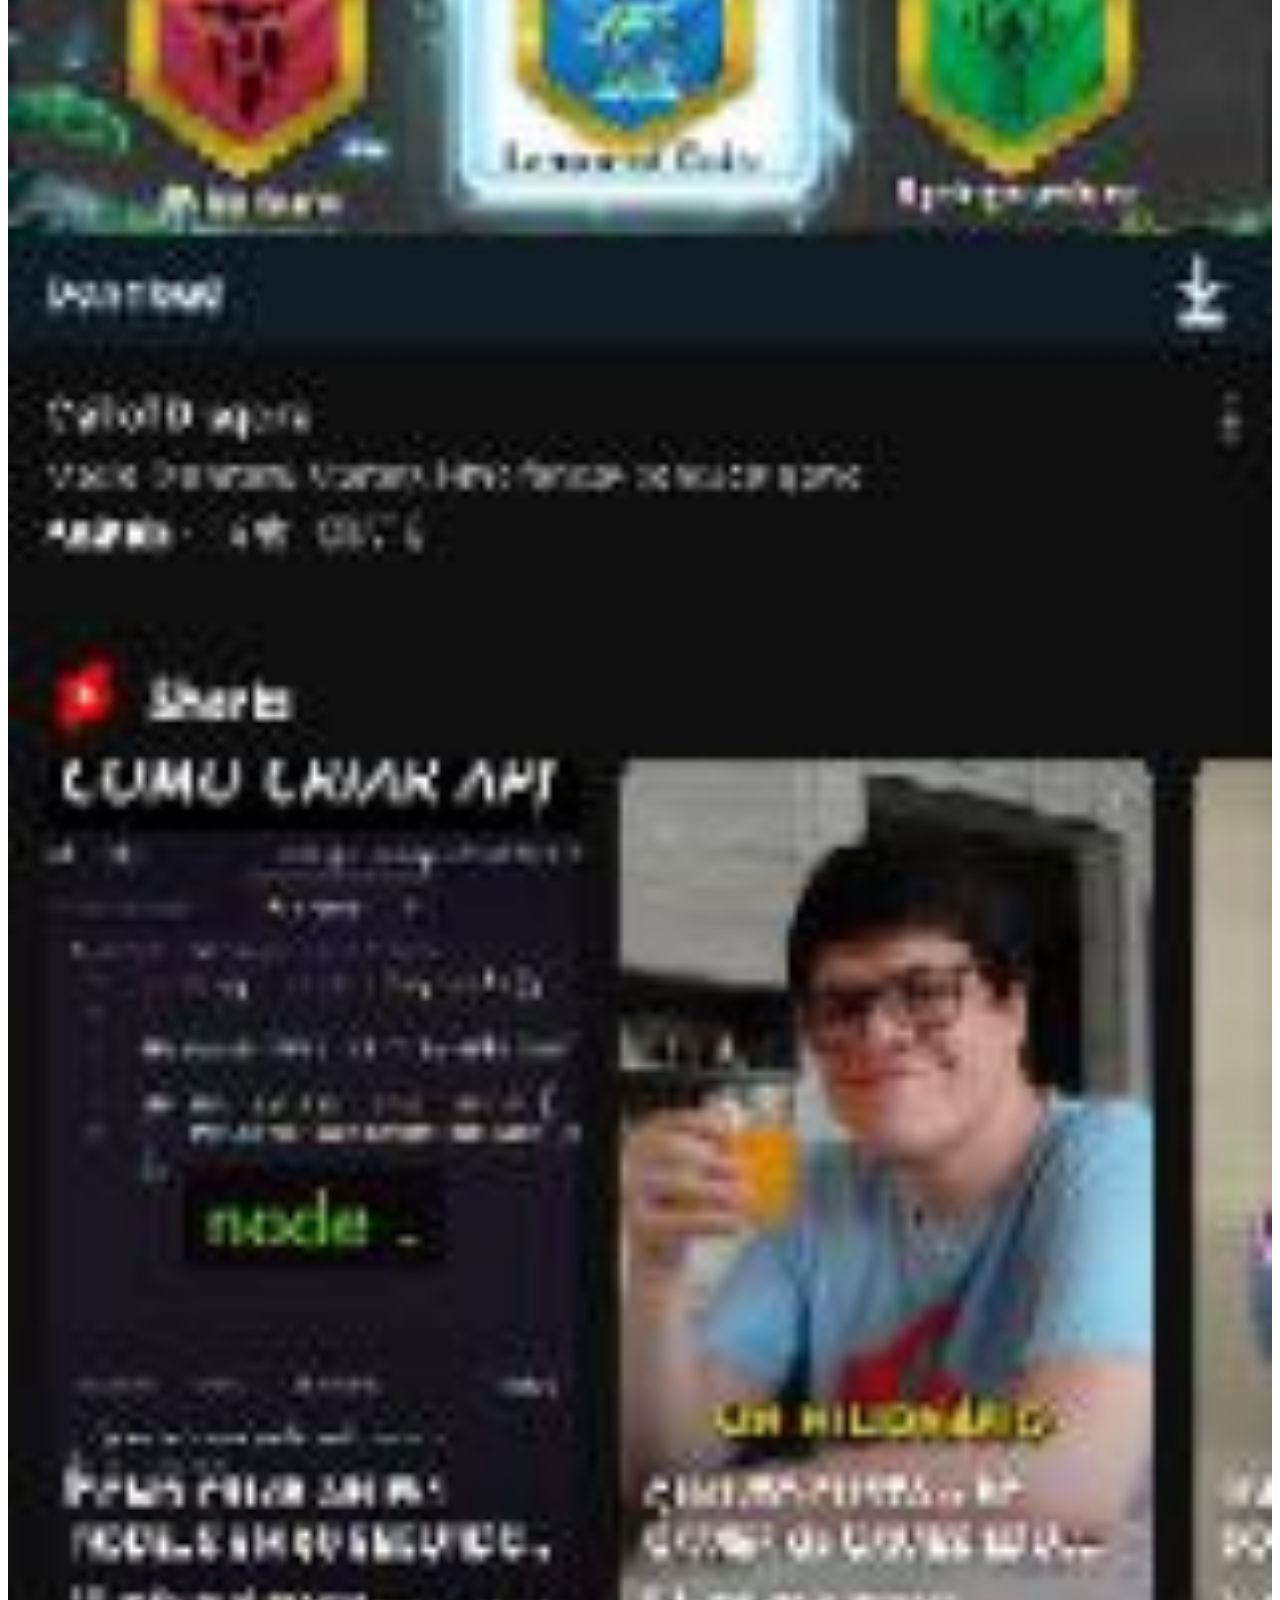
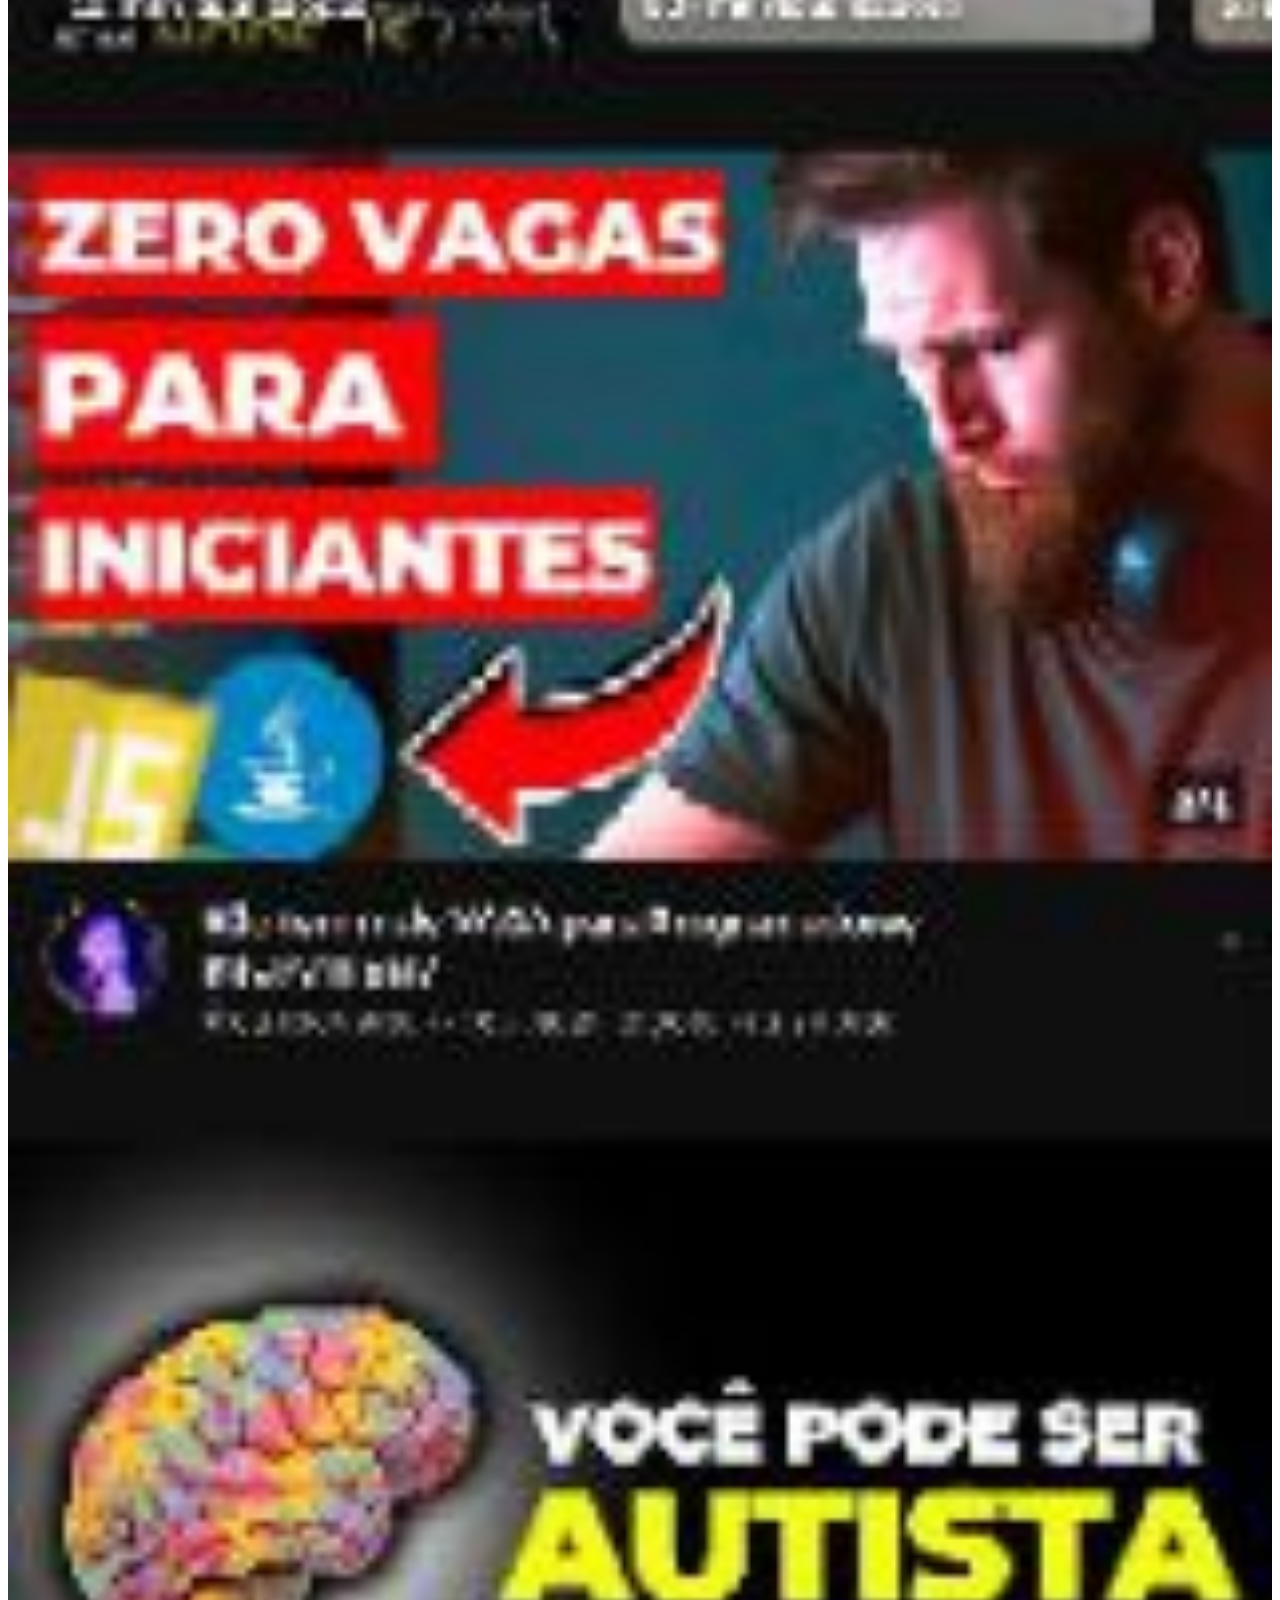
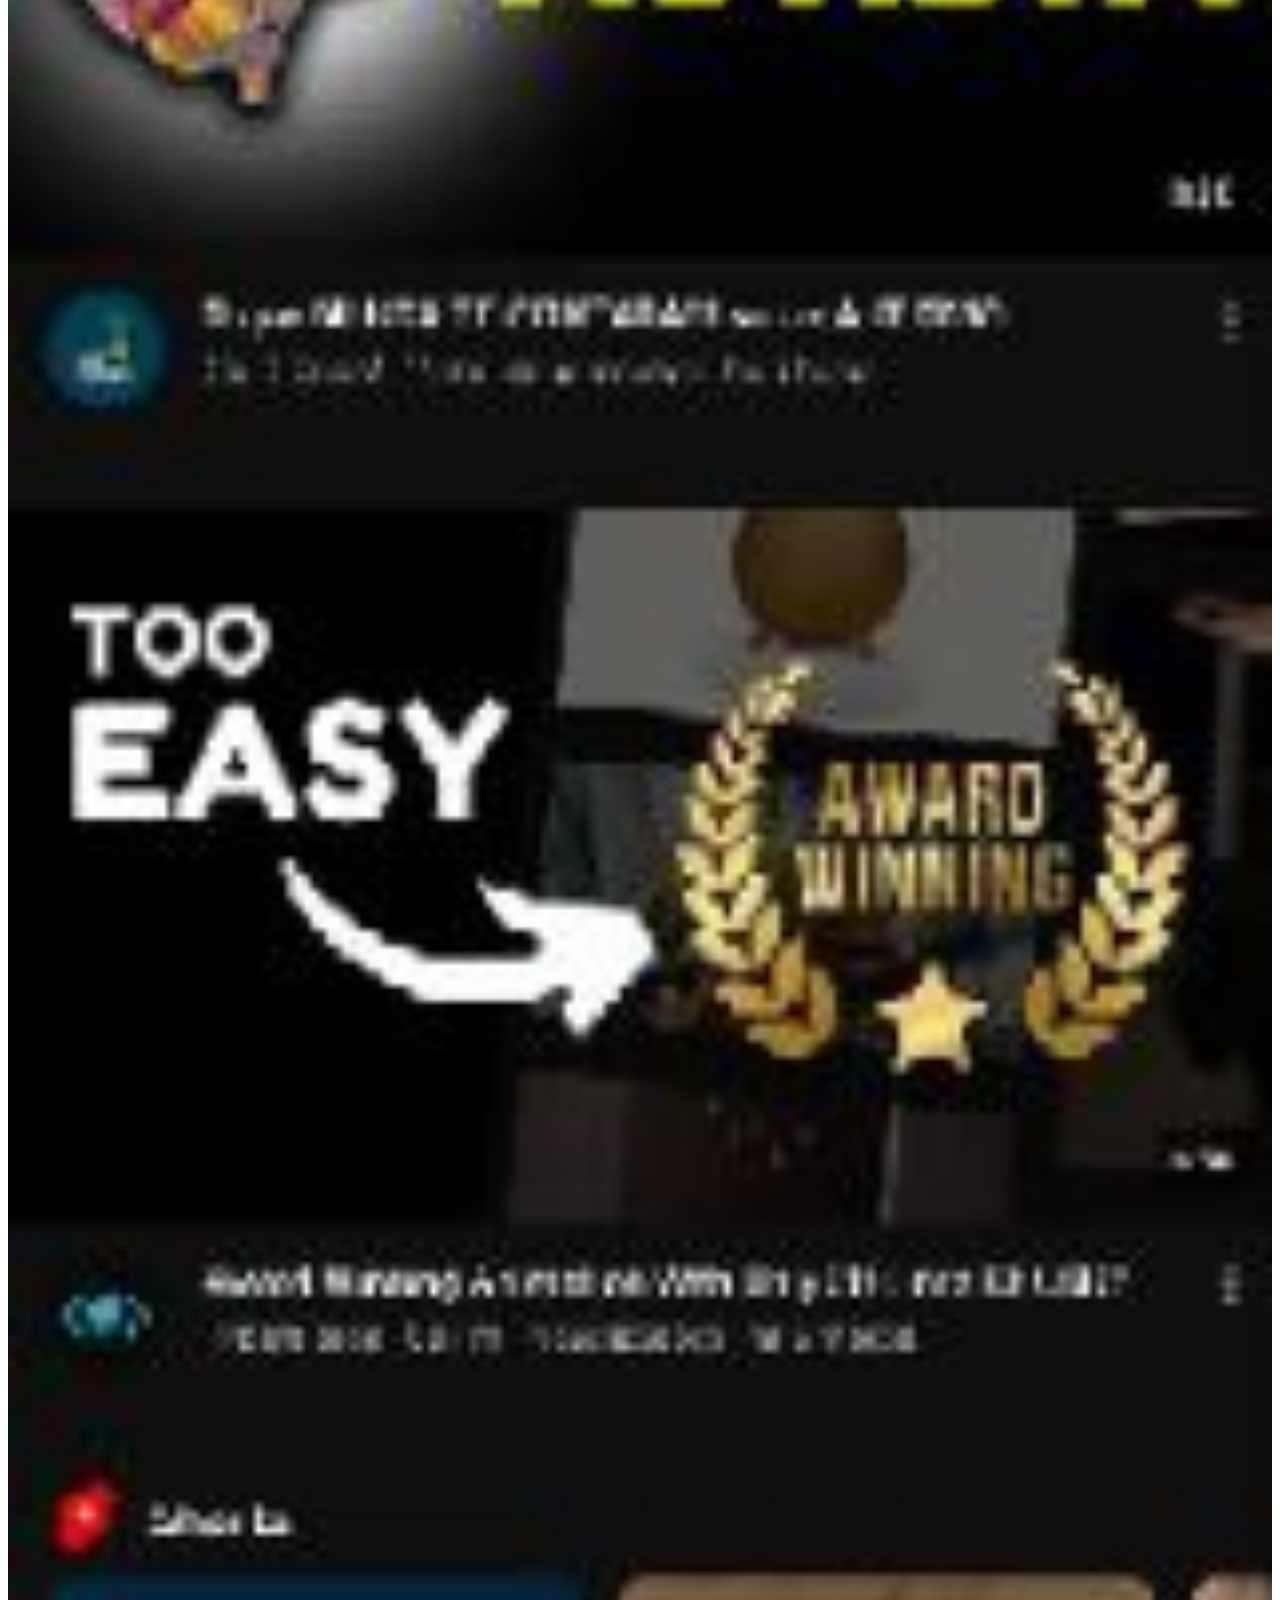
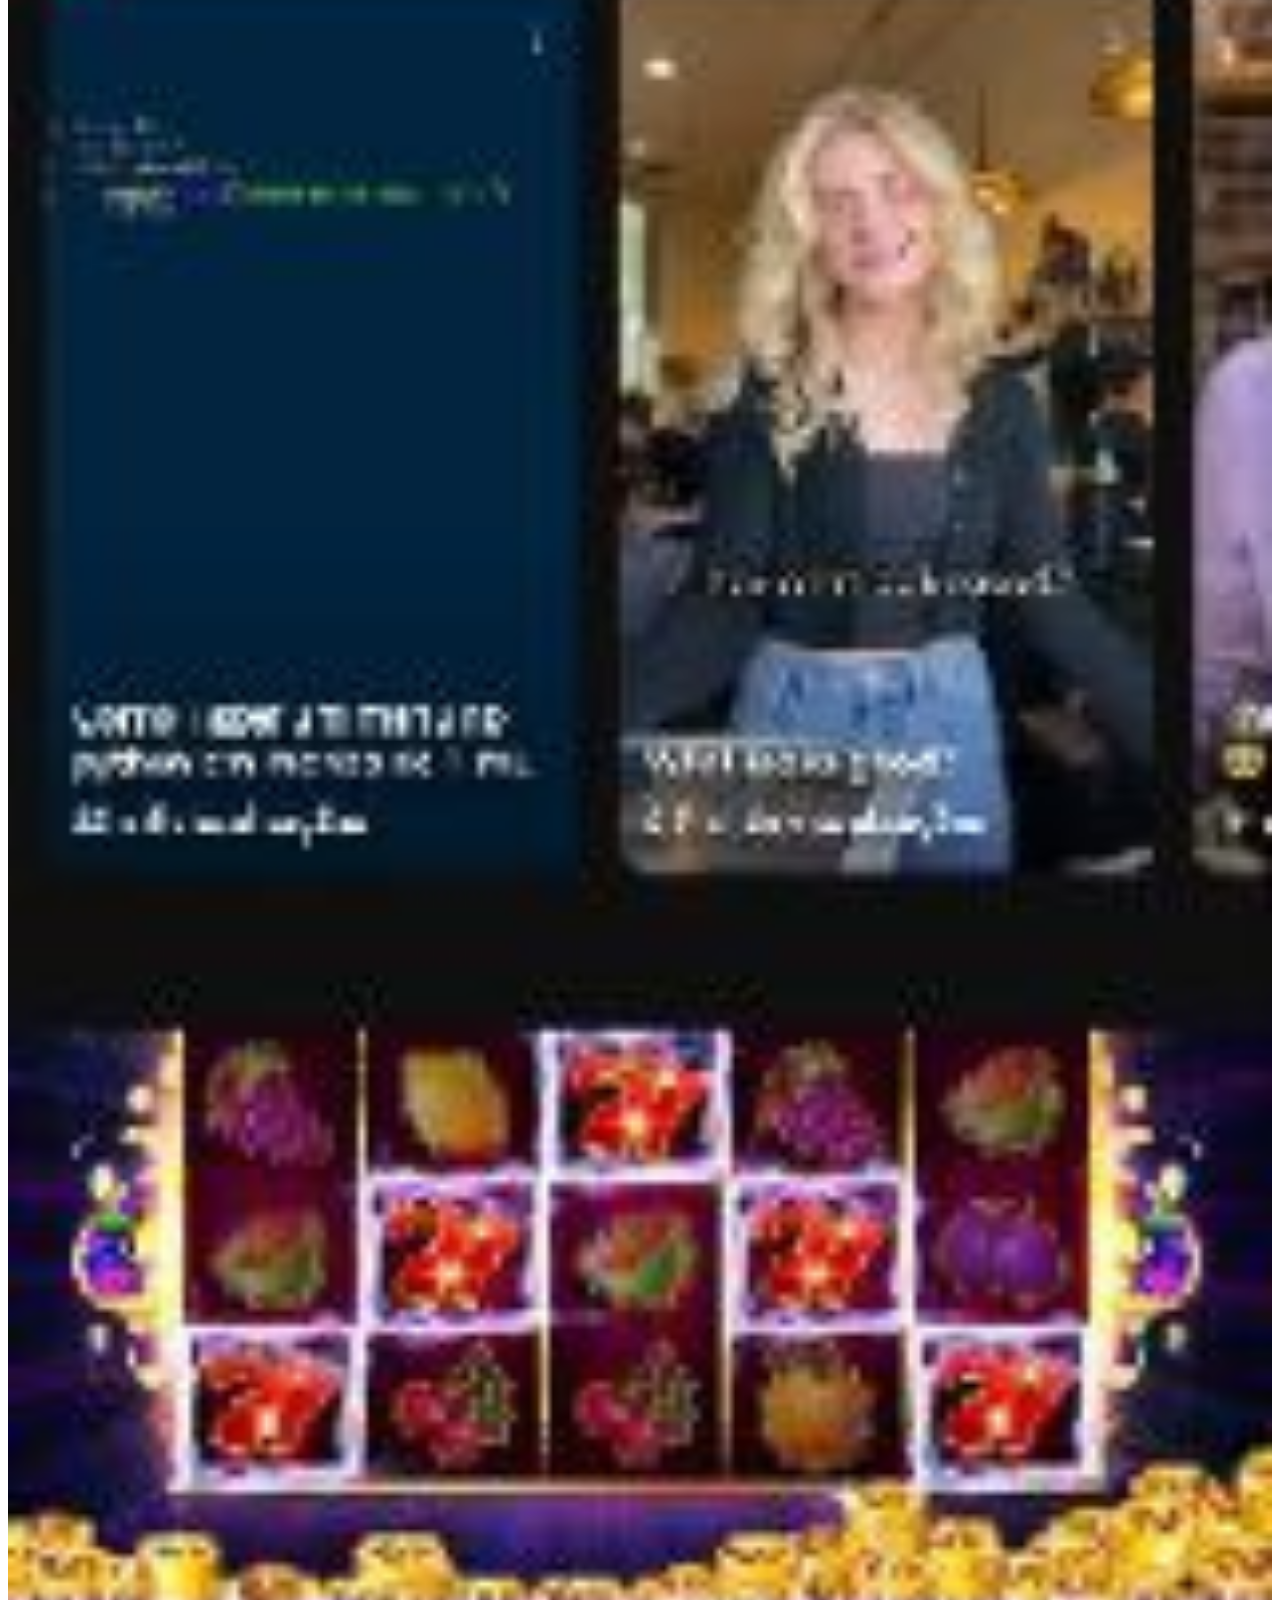
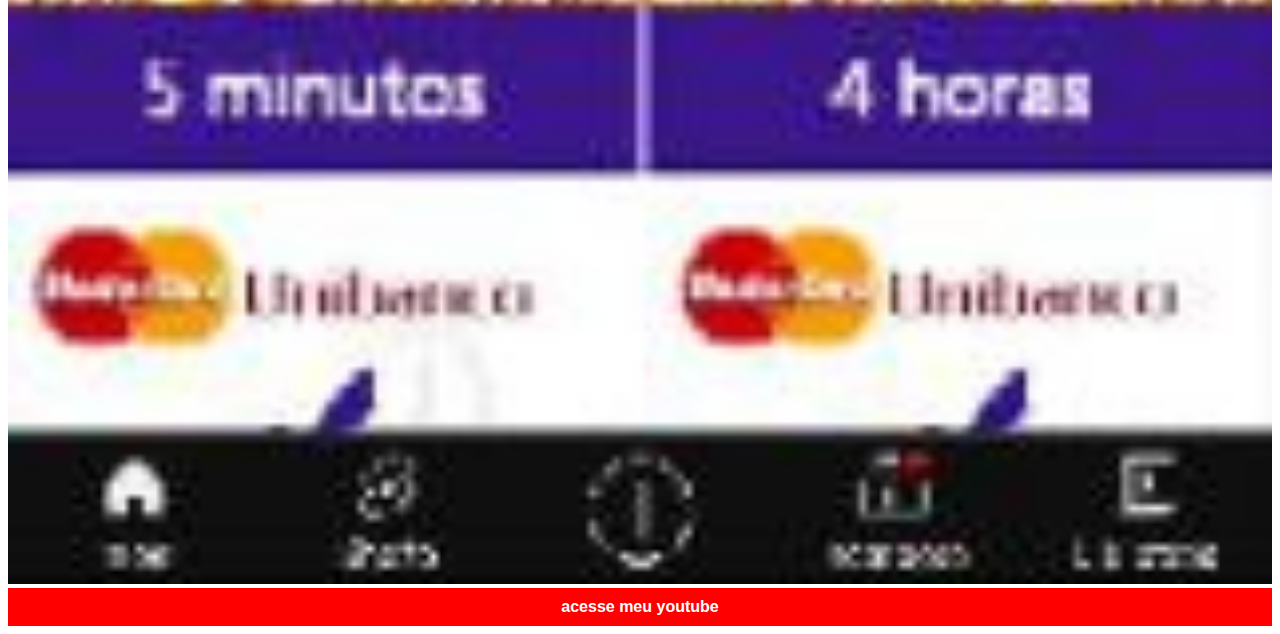
<file: telayoutube.html>
<!DOCTYPE html>
<html lang="en">
<head>
    <meta charset="UTF-8">
    <meta http-equiv="X-UA-Compatible" content="IE=edge">
    <meta name="viewport" content="width=device-width, initial-scale=1.0">
    <title>Document</title>
    <link rel="stylesheet" href="style.css">
</head>
<body>
    <img src="pacote-d013/imagens/meuyoutube.jpg" alt="">
    <a href="https://www.youtube.com/@douglasmateusfranco8946" target="_blank" class="lfooter"> acesse meu youtube</a>  
</body>
</html>
</file>
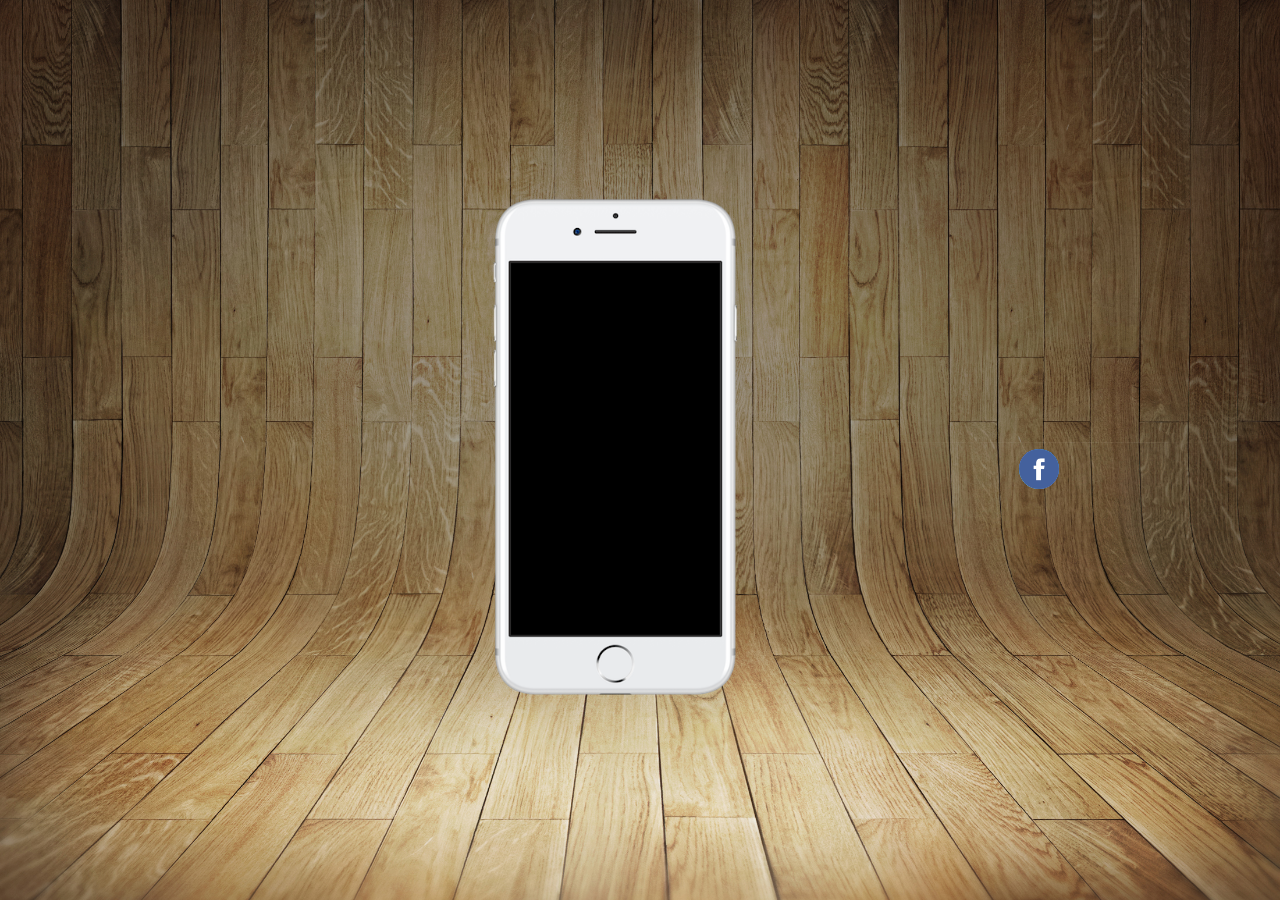
<file: pacote-d013/redes-sociais.html>
<!DOCTYPE html>
<html lang="en">
<head>
    <meta charset="UTF-8">
    <meta http-equiv="X-UA-Compatible" content="IE=edge">
    <meta name="viewport" content="width=device-width, initial-scale=1.0">
    <title>minhas redes sociais</title>
    <link rel="shortcut icon" href="favicon.ico" type="image/x-icon">
    <style>
        body{
            background-image: url(imagens/fundo-madeira.jpg);
            background-size: cover;
            height: 98vh;
            background-repeat: no-repeat;
            background-attachment: fixed;
           position: relative;
           
            
        }
        .logo{
            height: 40px;
            display: block;
            position: absolute;
            left: 80%;
            top: 50%;
            border-radius: 50%;
            
            
        }

        .celular{
            display: block;
            position: absolute;
            left: 50%;
            top: 50%;
            transform: translate(-60%, -50%);
            
        }
        .iphone{
            height: 500px;
        
        }
        
        
    </style>
</head>
<body>
    <div class="botoes">
        <img src="imagens/logo-home.jpg" class="logo" alt="">
        <img src="imagens/logo-youtube.jpg" class="logo" alt="">
        <img src="imagens/logo-github.jpg" class="logo" alt="">
        <img src="imagens/logo-instagram.jpg" class="logo" alt="">
        <img src="imagens/logo-twitter.jpg"  class="logo" alt="">
        <img src="imagens/logo-facebook.jpg" class="logo" alt="">
    <div class="celular">
        <img src="imagens/frame-iphone.png" class="iphone" alt="">
    </div>
    
    
    </div>
</body>
</html>
</file>
<file: style.css>
img{
    width: 100%;

}

.lfooter{
    display: block;
    text-decoration: none;
    background-color: red;
    text-align: center;
    color: white;
    padding: 10px;
    font-family: sans-serif;
    font-weight: bold;
}
.lfooter:hover{
    background-color: white;
    color: red;
    transition: background-color .3s, color .5s ;

}
</file>
